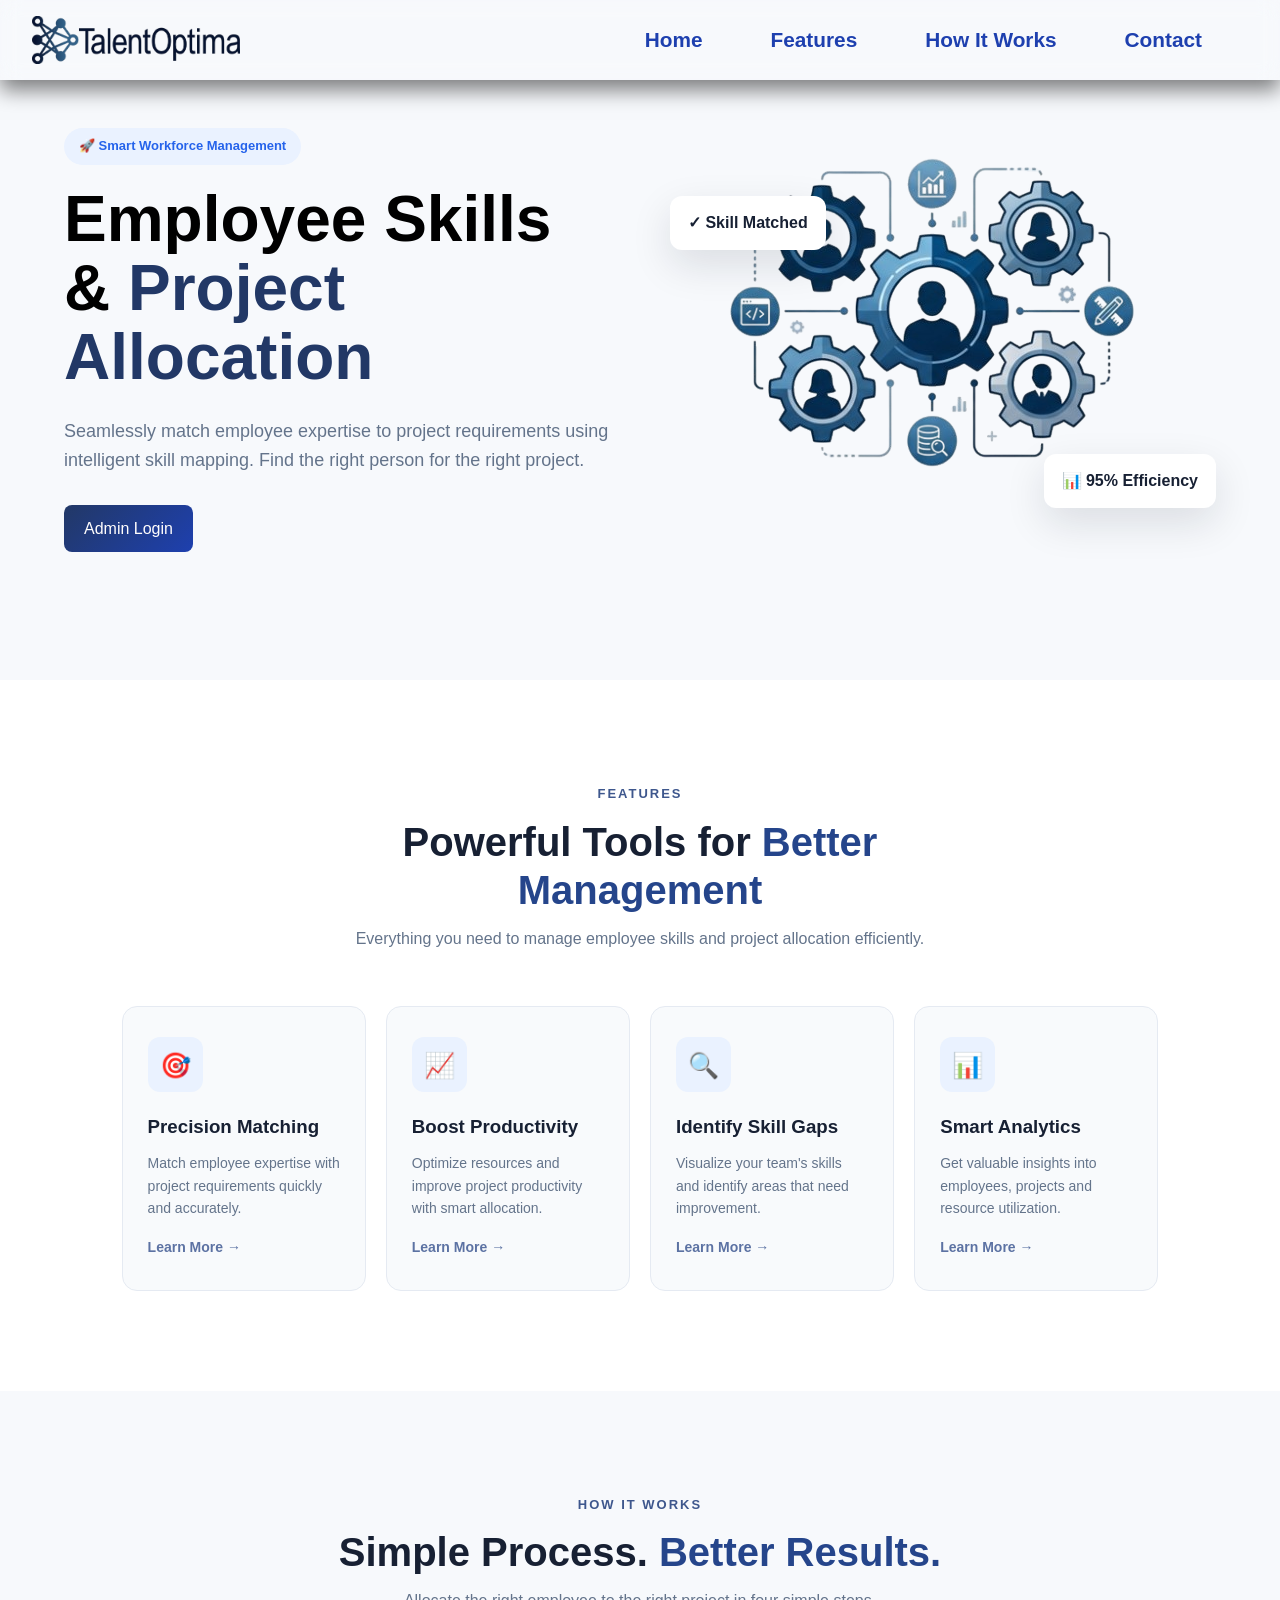
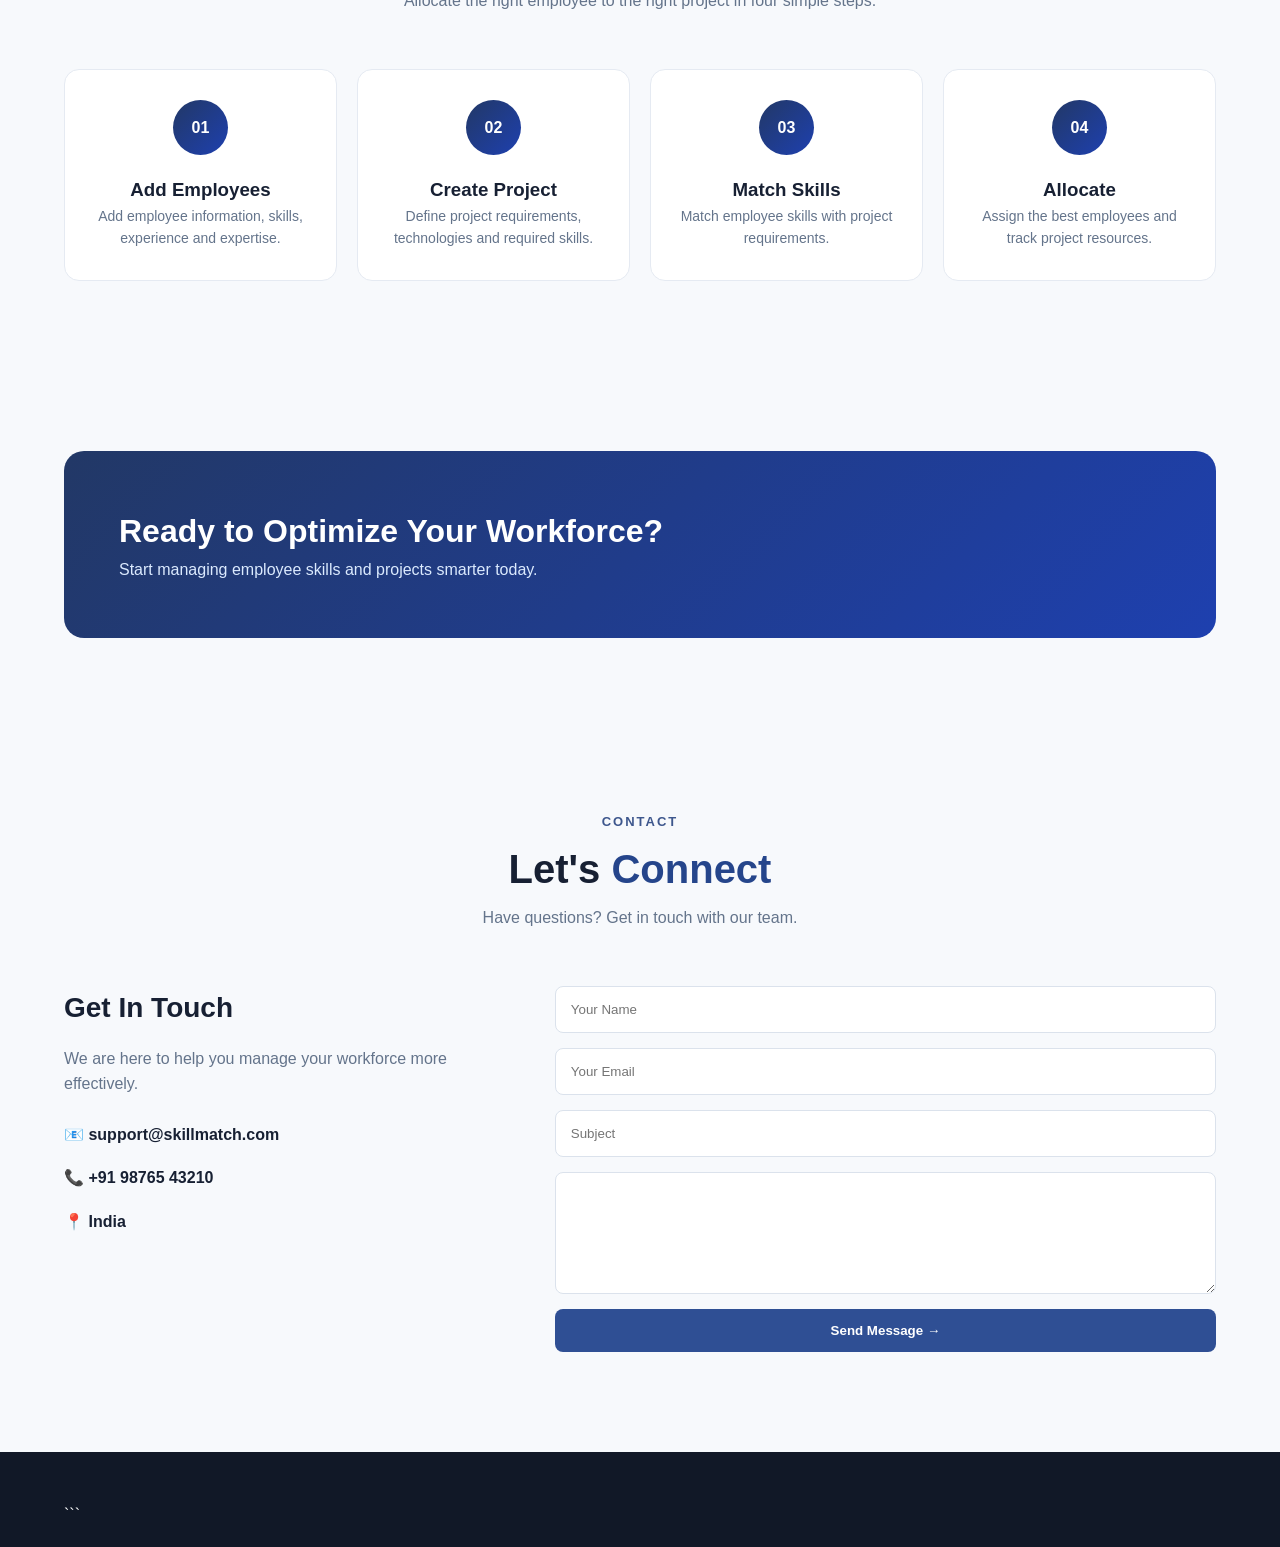
<file: index.html>
<!DOCTYPE html>
<html lang="en">

<head>
    <meta charset="UTF-8">
    <meta name="viewport" content="width=device-width, initial-scale=1.0">

    <title>Employee Skills & Project Allocation</title>

    <style>
        /* RESET  */

        * {
            margin: 0;
            padding: 0;
            box-sizing: border-box;
            scroll-behavior: smooth;
        }

        body {
            font-family: Arial, Helvetica, sans-serif;
            background: #f7f9fc;
            color: #172033;
            line-height: 1.6;
        }

        a {
            text-decoration: none;
            color: inherit;
        }


        /* NAVBAR  */

        .navbar {
            padding: 1.75rem 6%;
            display: flex;
            justify-content: center;
            align-items: center;
            height: 80px;
            width: 100%;
            position: fixed;
            top: 0;
            padding: 0;
            background: transparent;
            box-shadow: 0 10px 20px rgba(0, 0, 0, 0.5);
            backdrop-filter: blur(10px);
            z-index: 999;
            transition: all 0.3s ease;
            font-family: 'Ubuntu', sans-serif;

        }

        .navbar-container {
            display: flex;
            align-items: center;
            justify-content: space-between;
            width: 100%;
            padding: 0 2rem;
            max-width: 1600px;
        }

        .navbar-logo {
            display: inline-flex;
            align-items: center;
            height: 50px;
            text-decoration: none;
            cursor: pointer;
        }

        .navbar-logo img {
            display: block;
            width: auto;
            height: 48px;
            max-width: min(52vw, 220px);
            object-fit: contain;
        }

        .navbar-manu {
            display: flex;
            text-align: center;
            gap: 1.5rem;
            list-style: none;
        }

        .navbar-manu a {
            text-decoration: none;
            color:#1e40af;
            font-size: 1.3rem;
            font-weight: 800;
            padding: 3px 20px;
            border-radius: 20px;
            border: 2px solid transparent;
            transition: all 0.7s ease;
            white-space: nowrap;
        }

        .navbar-manu a:hover {
            color: #3346f1;
        }

        .navbar-toggle {
            display: none;
            background: transparent;
            padding: 10px;
            border: none;
            cursor: pointer;
        }

        .bar {
            display: block;
            width: 25px;
            height: 3px;
            margin: 5px auto;
            background: rgb(51, 51, 78);
            transition: all 0.3s ease-in-out;
        }

        .btn {
            padding: 11px 20px;
             background: linear-gradient(135deg,
                    #223866,
                    #1e40af);
            color: rgb(255, 253, 253) !important;
            border-radius: 8px;
            cursor: pointer;
        }

        .btn:hover {
            background: #1d4ed8;
        }


        /* HERO  */

        .hero {
            width: 90%;
            max-width: 1200px;
            min-height: 680px;
            margin: auto;

            display: grid;
            grid-template-columns: 1fr 1fr;
            align-items: center;

            gap: 60px;
            padding: 80px 0;
        }

        .hero-badge {
            display: inline-block;

            padding: 8px 15px;
            margin-bottom: 20px;

            background: #eaf2ff;
            color: #2563eb;

            border-radius: 30px;

            font-size: 13px;
            font-weight: 700;
        }

        .hero h1 {
            font-size: clamp(42px, 5vw, 65px);
            line-height: 1.08;
            color: #000000;

            margin-bottom: 25px;
        }

        .hero h1 span {
            color: #223866;
        }

        .hero p {
            max-width: 580px;

            font-size: 18px;
            color: #64748b;

            margin-bottom: 30px;
        }

        .hero-buttons {
            display: flex;
            gap: 15px;
        }

        .primary-btn,
        .secondary-btn {
            display: inline-block;

            padding: 14px 24px;

            border-radius: 8px;

            font-weight: 700;

            transition: 0.3s;
        }

        .primary-btn {
            background: #2f4f94;
            color: white;
        }

        .primary-btn:hover {
            background: #1d4ed8;
            transform: translateY(-3px);
        }

        .secondary-btn {
            border: 1px solid #dbe2ec;
            background: white;
            color: #334155;
        }

        .secondary-btn:hover {
            color: #2563eb;
            border-color: #2563eb;
        }


        /* HERO IMAGE  */

        .hero-image {
            position: relative;
            text-align: center;
        }

        .hero-image img {
            width: 100%;
            max-width: 530px;

            animation: floating 4s ease-in-out infinite;
        }

        @keyframes floating {

            0%,
            100% {
                transform: translateY(0);
            }

            50% {
                transform: translateY(-15px);
            }
        }

        .floating-card {
            position: absolute;

            background: white;

            padding: 14px 18px;

            border-radius: 12px;

            box-shadow: 0 15px 40px rgba(15, 23, 42, 0.12);

            font-weight: 700;
            z-index: 2;
        }

        .card-one {
            top: 20%;
            left: 0;
        }

        .card-two {
            right: 0;
            bottom: 15%;
        }


        /* COMMON SECTION  */

        .section {
            width: 90%;
            max-width: 1200px;

            margin: auto;

            padding: 100px 0;
        }

        .section-heading {
            max-width: 700px;

            margin: 0 auto 55px;

            text-align: center;
        }

        .section-heading span {
            color: #3e578d;

            font-size: 13px;
            font-weight: 800;

            letter-spacing: 2px;
        }

        .section-heading h2 {
            margin: 12px 0;

            font-size: 40px;
            line-height: 1.2;
        }

        .section-heading strong {
            color: #25458b;
        }

        .section-heading p {
            color: #64748b;
        }


        /* FEATURES  */

        #features {
            width: 100%;
            background: white;
        }

        .feature-grid {
            width: 90%;
            max-width: 1200px;

            margin: auto;

            display: grid;
            grid-template-columns: repeat(4, 1fr);

            gap: 20px;
        }

        .feature-card {
            padding: 30px 25px;

            background: #f8fafc;

            border: 1px solid #e5eaf2;
            border-radius: 15px;

            transition: 0.35s;
        }

        .feature-card:hover {
            transform: translateY(-10px);

            background: white;

            box-shadow: 0 20px 40px rgba(15, 23, 42, 0.1);

            border-color: #cbdcff;
        }

        .feature-icon {
            width: 55px;
            height: 55px;

            display: flex;
            align-items: center;
            justify-content: center;

            background: #eaf2ff;
            color: #223866;

            border-radius: 12px;

            font-size: 25px;

            margin-bottom: 20px;
        }

        .feature-card h3 {
            margin-bottom: 10px;
        }

        .feature-card p {
            color: #64748b;
            font-size: 14px;
            margin-bottom: 15px;
        }

        .feature-card a {
            color: #5c72a3;
            font-weight: 700;
            font-size: 14px;
        }


        /* HOW IT WORKS  */

        .how-section {
            background: transparent;
        }

        .steps {
            display: grid;

            grid-template-columns: repeat(4, 1fr);

            gap: 20px;
        }

        .step {
            padding: 30px 22px;

            background: white;

            border: 1px solid #e5eaf2;

            border-radius: 15px;

            text-align: center;

            transition: 0.3s;
        }

        .step:hover {
            transform: translateY(-7px);

            box-shadow: 0 15px 35px rgba(15, 23, 42, 0.08);
        }

        .step-number {
            width: 55px;
            height: 55px;

            margin: 0 auto 20px;

            display: flex;
            align-items: center;
            justify-content: center;

             background: linear-gradient(135deg,
                    #223866,
                    #1e40af);
            color: white;

            border-radius: 50%;

            font-weight: 800;
        }

        .step p {
            color: #64748b;
            font-size: 14px;
        }


        /* CTA  */

        .cta {
            width: 90%;
            max-width: 1200px;

            margin: 70px auto;

            padding: 55px;

            border-radius: 20px;

            background: linear-gradient(135deg,
                    #223866,
                    #1e40af);

            color: white;

            display: flex;

            align-items: center;
            justify-content: space-between;

            gap: 30px;
        }

        .cta h2 {
            font-size: 32px;
        }

        .cta p {
            color: #dbeafe;
        }

        .cta .primary-btn {
            background: white;
            color: #2563eb;
        }


        /* CONTACT  */

        .contact-container {
            display: grid;

            grid-template-columns: 0.8fr 1.2fr;

            gap: 50px;
        }

        .contact-info h3 {
            font-size: 28px;
            margin-bottom: 15px;
        }

        .contact-info p {
            color: #64748b;
            margin-bottom: 25px;
        }

        .contact-item {
            margin: 18px 0;
            font-weight: 600;
        }

        .contact-form {
            display: grid;
            gap: 15px;
        }

        .contact-form input,
        .contact-form textarea {
            width: 100%;

            padding: 15px;

            border: 1px solid #dbe2ec;

            border-radius: 8px;

            outline: none;

            font-family: inherit;
        }

        .contact-form input:focus,
        .contact-form textarea:focus {
            border-color: #2563eb;
        }

        .contact-form button {
            border: none;
            cursor: pointer;
        }


        /* FOOTER  */

        footer {
            background: #111827;
            color: white;

            padding: 50px 5% 20px;
        }

        .footer-container {
            max-width: 1200px;

            margin: auto;

            display: flex;

            justify-content: space-between;

            gap: 40px;
        }

        .footer-container h3 {
            color: #60a5fa;
            margin-bottom: 10px;
        }

        .footer-container p {
            color: #9ca3af;
            max-width: 350px;
        }

        .footer-links {
            display: flex;
            gap: 25px;
        }

        .footer-links a {
            color: #d1d5db;
        }

        .footer-links a:hover {
            color: #60a5fa;
        }

        .copyright {
            text-align: center;

            border-top: 1px solid #374151;

            margin-top: 40px;
            padding-top: 20px;

            color: #9ca3af;
        }


        /* ==================================================
           LOGIN POPUP
           IMPORTANT PART ========================= */

        .login-menu {
            position: fixed;

            top: 0;
            left: 0;

            width: 100%;
            height: 100vh;

            background: rgba(15, 23, 42, 0.65);
            backdrop-filter: blur(5px);
            -webkit-backdrop-filter: blur(5px);

            display: flex;

            align-items: center;
            justify-content: center;

            padding: 20px;

            z-index: 9999;

            /* Hidden by default */
            opacity: 0;
            visibility: hidden;

            transition: 0.3s;
        }


        /* When JS adds is-open */

        .login-menu.is-open {
            opacity: 1;
            visibility: visible;
        }


        /* LOGIN CARD */

        .login-card {
            position: relative;
            width: min(100%, 480px);
            padding: clamp(1.5rem, 4vw, 2.5rem);
            background: var(--surface, #fff);
            border: 1px solid rgba(255, 255, 255, 0.75);
            border-radius: 20px;
            box-shadow: 0 22px 55px rgba(36, 75, 108, 0.16);
            transform: scale(0.96);
            transition: transform 0.35s ease;
        }


        .login-menu.is-open .login-card {
            transform: translateY(0) scale(1);
        }


        /* CLOSE BUTTON */

        .close {
            position: absolute;

            top: 15px;
            right: 20px;

            width: 35px;
            height: 35px;

            display: flex;

            align-items: center;
            justify-content: center;

            border-radius: 50%;

            background: #f1f5f9;

            color: #334155;

            font-size: 25px;

            cursor: pointer;

            transition: 0.3s;
        }

        .close:hover {
            background: #fee2e2;
            color: #dc2626;
        }


        .welcome-message h2 {
            font-size: 28px;
            margin-bottom: 5px;
        }

        .welcome-message p {
            color: #64748b;
            margin-bottom: 25px;
        }


        .login-credential label {
            display: block;

            font-weight: 600;

            margin: 15px 0 7px;
        }

        .login-credential input {
            width: 100%;

            padding: 13px;

            border: 1px solid #dbe2ec;

            border-radius: 8px;

            outline: none;

            font-size: 15px;
        }

        .login-credential input:focus {
            border-color: #2563eb;

            box-shadow: 0 0 0 3px #eaf2ff;
        }


        .forget-password {
            display: flex;

            align-items: center;
            justify-content: space-between;

            margin: 18px 0;

            font-size: 14px;
        }

        .remember {
            display: flex;
            align-items: center;
            gap: 7px;
        }

        .forget-password a {
            color: #2563eb;
        }


        .login-button {
            width: 100%;

            padding: 14px;

            border: none;

            background: #2563eb;

            color: white;

            border-radius: 8px;

            font-size: 15px;

            font-weight: 700;

            cursor: pointer;

            transition: 0.3s;
        }

        .login-button:hover {
            background: #1d4ed8;
        }


        /* MOBILE  */

        .navbar-toggle {
            display: none;

            border: none;
            background: transparent;

            cursor: pointer;
        }

        .navbar-toggle .bar {
            display: block;

            width: 25px;
            height: 3px;

            margin: 5px;

            background: #172033;

            border-radius: 5px;
        }


        @media (max-width: 950px) {

            .hero {
                grid-template-columns: 1fr;
                text-align: center;
            }

            .hero p {
                margin-left: auto;
                margin-right: auto;
            }

            .hero-buttons {
                justify-content: center;
            }

            .hero-image {
                order: -1;
            }

            .feature-grid {
                grid-template-columns: repeat(2, 1fr);
            }

            .steps {
                grid-template-columns: repeat(2, 1fr);
            }

            .contact-container {
                grid-template-columns: 1fr;
            }

            .cta {
                flex-direction: column;
                text-align: center;
            }
        }


        @media (max-width: 700px) {

            .navbar-toggle {
                display: block;
            }

            .navbar-manu {
                position: absolute;

                top: 75px;
                left: 0;

                width: 100%;

                background: white;

                display: none;

                flex-direction: column;

                padding: 25px;

                gap: 20px;

                border-bottom: 1px solid #e5e7eb;
            }

            .navbar-manu.active {
                display: flex;
            }

            .feature-grid,
            .steps {
                grid-template-columns: 1fr;
            }

            .hero h1 {
                font-size: 42px;
            }

            .cta {
                padding: 35px 25px;
            }

            .footer-container {
                flex-direction: column;
            }

            .footer-links {
                flex-direction: column;
                gap: 12px;
            }

        }
    </style>
</head>


<body>
    <nav class="navbar">

        <div class="navbar-container">

            <a href="#home" class="navbar-logo">

                <img src="logo.webp" alt="Logo">


            </a>


            <button class="navbar-toggle">

                <span class="bar"></span>
                <span class="bar"></span>
                <span class="bar"></span>

            </button>


            <ul class="navbar-manu">

                <li>
                    <a href="#home">Home</a>
                </li>

                <li>
                    <a href="#features">Features</a>
                </li>

                <li>
                    <a href="#how-it-works">How It Works</a>
                </li>

                <li>
                    <a href="#contact">Contact</a>
                </li>

                <li>

                </li>

            </ul>

        </div>

    </nav>


    <!-- =========================
         HOME
    ========================= -->

    <section class="hero" id="home">

        <div>

            <div class="hero-badge">
                🚀 Smart Workforce Management
            </div>

            <h1>
                Employee Skills &
                <span>Project Allocation</span>
            </h1>

            <p>
                Seamlessly match employee expertise to project
                requirements using intelligent skill mapping.
                Find the right person for the right project.
            </p>


            <div class="hero-buttons">

                <a href="#login" class="btn">
                    Admin Login
                </a>


            </div>

        </div>


        <div class="hero-image">

            <div class="floating-card card-one">
                ✓ Skill Matched
            </div>

            <div class="floating-card card-two">
                📊 95% Efficiency
            </div>

            <img src="1.png" alt="Employee Project Allocation">

        </div>

    </section>


    <!-- =========================
         FEATURES
    ========================= -->

    <section id="features">

        <div class="section">

            <div class="section-heading">

                <span>FEATURES</span>

                <h2>
                    Powerful Tools for
                    <strong>Better Management</strong>
                </h2>

                <p>
                    Everything you need to manage employee
                    skills and project allocation efficiently.
                </p>

            </div>


            <div class="feature-grid">

                <div class="feature-card">

                    <div class="feature-icon">
                        🎯
                    </div>

                    <h3>Precision Matching</h3>

                    <p>
                        Match employee expertise with project
                        requirements quickly and accurately.
                    </p>

                    <a href="#">
                        Learn More →
                    </a>

                </div>


                <div class="feature-card">

                    <div class="feature-icon">
                        📈
                    </div>

                    <h3>Boost Productivity</h3>

                    <p>
                        Optimize resources and improve project
                        productivity with smart allocation.
                    </p>

                    <a href="#">
                        Learn More →
                    </a>

                </div>


                <div class="feature-card">

                    <div class="feature-icon">
                        🔍
                    </div>

                    <h3>Identify Skill Gaps</h3>

                    <p>
                        Visualize your team's skills and identify
                        areas that need improvement.
                    </p>

                    <a href="#">
                        Learn More →
                    </a>

                </div>


                <div class="feature-card">

                    <div class="feature-icon">
                        📊
                    </div>

                    <h3>Smart Analytics</h3>

                    <p>
                        Get valuable insights into employees,
                        projects and resource utilization.
                    </p>

                    <a href="#">
                        Learn More →
                    </a>

                </div>

            </div>

        </div>

    </section>


    <!-- =========================
         HOW IT WORKS
    ========================= -->

    <section class="how-section" id="how-it-works">

        <div class="section">

            <div class="section-heading">

                <span>HOW IT WORKS</span>

                <h2>
                    Simple Process.
                    <strong>Better Results.</strong>
                </h2>

                <p>
                    Allocate the right employee to the right
                    project in four simple steps.
                </p>

            </div>


            <div class="steps">

                <div class="step">

                    <div class="step-number">
                        01
                    </div>

                    <h3>Add Employees</h3>

                    <p>
                        Add employee information, skills,
                        experience and expertise.
                    </p>

                </div>


                <div class="step">

                    <div class="step-number">
                        02
                    </div>

                    <h3>Create Project</h3>

                    <p>
                        Define project requirements,
                        technologies and required skills.
                    </p>

                </div>


                <div class="step">

                    <div class="step-number">
                        03
                    </div>

                    <h3>Match Skills</h3>

                    <p>
                        Match employee skills with
                        project requirements.
                    </p>

                </div>


                <div class="step">

                    <div class="step-number">
                        04
                    </div>

                    <h3>Allocate</h3>

                    <p>
                        Assign the best employees and
                        track project resources.
                    </p>

                </div>

            </div>

        </div>

    </section>


    <!-- =========================
         CTA
    ========================= -->

    <section class="cta">

        <div>

            <h2>
                Ready to Optimize Your Workforce?
            </h2>

            <p>
                Start managing employee skills and projects
                smarter today.
            </p>

        </div>

    </section>


    <!-- =========================
         CONTACT
    ========================= -->

    <section class="section" id="contact">

        <div class="section-heading">

            <span>CONTACT</span>

            <h2>
                Let's <strong>Connect</strong>
            </h2>

            <p>
                Have questions? Get in touch with our team.
            </p>

        </div>


        <div class="contact-container">

            <div class="contact-info">

                <h3>Get In Touch</h3>

                <p>
                    We are here to help you manage your
                    workforce more effectively.
                </p>

                <div class="contact-item">
                    📧 support@skillmatch.com
                </div>

                <div class="contact-item">
                    📞 +91 98765 43210
                </div>

                <div class="contact-item">
                    📍 India
                </div>

            </div>


            <form class="contact-form">

                <input type="text" placeholder="Your Name" required>

                <input type="email" placeholder="Your Email" required>

                <input type="text" placeholder="Subject" required>

                <textarea rows="6" placeholder="Your Message" required>
                </textarea>

                <button type="submit" class="primary-btn">

                    Send Message →

                </button>

            </form>

        </div>

    </section>

    <div class="login-menu" role="dialog" aria-modal="true" aria-labelledby="loginTitle">
        <div class="login-card">
            <button class="close" type="button" aria-label="Close login">&times;</button>

            <div class="welcome-message">
                <h2 id="loginTitle">Admin Login</h2>
                <p>Sign in to manage employees and projects.</p>
            </div>

            <div class="login-credential">
                <label for="email">Email</label>
                <input id="email" type="email" autocomplete="username" placeholder="admin@example.com">

                <label for="password">Password</label>
                <input id="password" type="password" autocomplete="current-password" placeholder="Enter your password">
            </div>

            <div class="forget-password">
                <label class="remember">
                    <input type="checkbox">
                    Remember me
                </label>
            </div>

            <button id="loginButton" class="login-button" type="button">Log In</button>
        </div>
    </div>

    <!-- =========================
         FOOTER
    ========================= -->

    <footer>



    <!-- =========================
         JAVASCRIPT
    ========================= -->

    <script>

        /* LOGIN POPUP  */

        const adminLogin =
            document.querySelector(".btn");

        const loginMenu =
            document.querySelector(".login-menu");

        const closeLogin =
            document.querySelector(".close");

        const loginButton =
            document.querySelector("#loginButton");

        const email =
            document.querySelector("#email");

        const password =
            document.querySelector("#password");


        /* OPEN LOGIN */

        adminLogin.addEventListener("click", function (event) {

            event.preventDefault();

            loginMenu.classList.add("is-open");

            document.body.style.overflow = "hidden";

        });


        /* CLOSE LOGIN */

        closeLogin.addEventListener("click", function (event) {

            event.preventDefault();

            loginMenu.classList.remove("is-open");

            document.body.style.overflow = "auto";

        });


        /* CLOSE WHEN CLICK OUTSIDE */

        loginMenu.addEventListener("click", function (event) {

            if (event.target === loginMenu) {

                loginMenu.classList.remove("is-open");

                document.body.style.overflow = "auto";

            }

        });


        /* LOGIN */

        loginButton.addEventListener("click", function () {

            const emailValue =
                email.value.trim();

            const passwordValue =
                password.value.trim();


            if (
                emailValue === "" ||
                passwordValue === ""
            ) {

                alert(
                    "Please enter email and password."
                );

                return;
            }


            /* TEMPORARY LOGIN */

            if (
                emailValue === "admin@gmail.com" &&
                passwordValue === "admin123"
            ) {

                window.location.href =
                    "dashboard.html";

            } else {

                alert(
                    "Invalid email or password."
                );

            }

        });


        /* MOBILE NAVBAR  */

        const navbarToggle =
            document.querySelector(".navbar-toggle");

        const navbarMenu =
            document.querySelector(".navbar-manu");


        navbarToggle.addEventListener("click", function () {

            const isOpen =
                navbarToggle.classList.toggle("active");

            navbarMenu.classList.toggle(
                "active",
                isOpen
            );

            navbarToggle.setAttribute(
                "aria-expanded",
                String(isOpen)
            );

        });


        /* CLOSE MOBILE MENU AFTER CLICK */

        document.querySelectorAll(".navbar-manu a")
            .forEach(function (link) {

                link.addEventListener("click", function () {

                    navbarMenu.classList.remove("active");

                    navbarToggle.classList.remove("active");

                    navbarToggle.setAttribute(
                        "aria-expanded",
                        "false"
                    );

                });

            });

    </script>

</body>

</html>
```
</file>
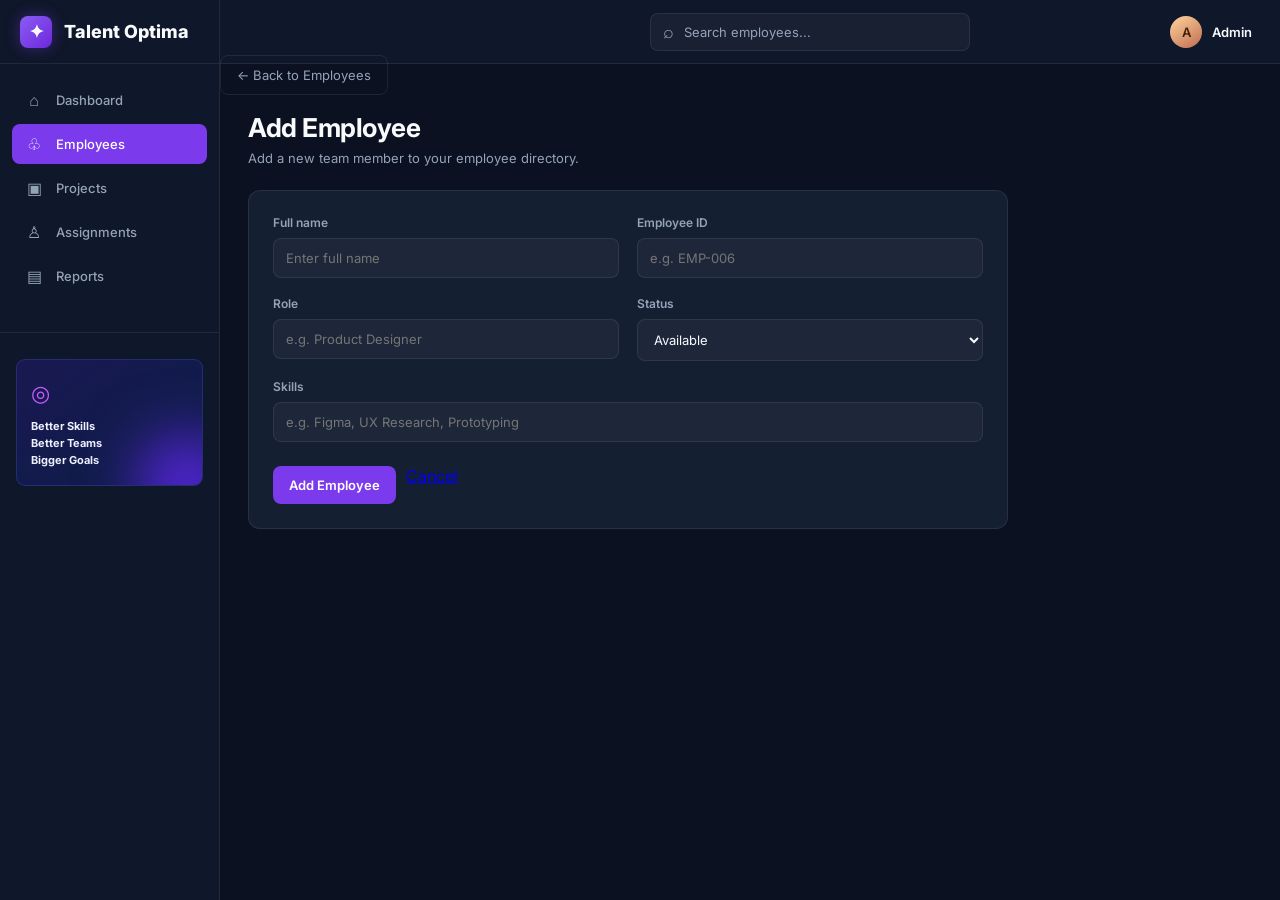
<file: add-employee.html>
<!DOCTYPE html>
<html lang="en">
<head>
  <meta charset="UTF-8">
  <meta name="viewport" content="width=device-width, initial-scale=1.0">
  <title>SkillAssign - Add Employee</title>
  <link rel="preconnect" href="https://fonts.googleapis.com">
  <link rel="preconnect" href="https://fonts.gstatic.com" crossorigin>
  <link href="https://fonts.googleapis.com/css2?family=Inter:wght@400;500;600;700;800&display=swap" rel="stylesheet">
  <link rel="stylesheet" href="module-pages.css">
  <style>
    .sidebar-bottom {
  margin-top: auto;
  padding: 16px;
  border-top: 1px solid var(--border);
  margin-top: 20px;
}

.goal-card {
  position: relative;
  min-height: 125px;
  margin-top: 10px;
  padding: 16px 14px;
  overflow: hidden;
  border: 1px solid rgba(100, 111, 255, .22);
  border-radius: 9px;
  background: linear-gradient(145deg, rgba(28, 25, 89, .85), rgba(12, 30, 72, .95));
  color: #eef1ff;
  font-size: 11px;
  line-height: 1.55;
}

.goal-icon {
  color: #c85aff;
  font-size: 22px;
  margin-bottom: 8px;
}

.goal-glow {
  position: absolute;
  width: 100px;
  height: 100px;
  right: -35px;
  bottom: -50px;
  border-radius: 50%;
  background: #5725dc;
  filter: blur(30px);
}

    .form-panel {
      max-width: 760px;
      padding: 24px;
    }
    .employee-form {
      display: grid;
      grid-template-columns: repeat(2, 1fr);
      gap: 18px;
    }
    .form-field {
      display: flex;
      flex-direction: column;
      gap: 8px;
    }
    .full-width {
      grid-column: 1 / -1;
    }
    .form-field label {
      color: var(--muted);
      font-size: 12px;
      font-weight: 600;
    }
    .form-field input,
    .form-field select {
      width: 100%;
      padding: 11px 12px;
      border: 1px solid var(--border);
      border-radius: 8px;
      outline: 0;
      color: var(--text);
      background: rgba(255, 255, 255, .04);
      font-size: 13px;
    }
    .form-field input:focus,
    .form-field select:focus {
      border-color: var(--purple);
    }
    .form-actions {
      display: flex;
      gap: 10px;
      margin-top: 6px;
    }
    .back-btn {
      padding: 11px 16px;
      border: 1px solid var(--border);
      border-radius: 8px;
      color: var(--muted);
      font-size: 13px;
      text-decoration: none;
    }
    .secondary-btn:hover {
      color: var(--text);
      background: rgba(255, 255, 255, .05);
    }
    @media (max-width: 650px) {
      .employee-form {
        grid-template-columns: 1fr;
      }
      .form-field.full-width {
        grid-column: auto;
      }
    }
  </style>
</head>
<body>
  <div class="app">
    <aside class="sidebar">
      <div class="brand"><div class="brand-logo">✦</div><span>Talent Optima</span></div>
      <nav class="nav">
        <button class="nav-item" data-page="Dashboard"><span class="nav-icon">⌂</span><span>Dashboard</span></button>
        <button class="nav-item active" data-page="Employees"><span class="nav-icon">♧</span><span>Employees</span></button>
        <button class="nav-item" data-page="Projects"><span class="nav-icon">▣</span><span>Projects</span></button>
        <button class="nav-item" data-page="Assignments"><span class="nav-icon">♙</span><span>Assignments</span></button>
        <button class="nav-item" data-page="Reports"><span class="nav-icon">▤</span><span>Reports</span></button>
      </nav>
      <div class="sidebar-bottom">
        <div class="goal-card">
          <div class="goal-icon">◎</div>
          <strong>Better Skills<br>Better Teams<br>Bigger Goals</strong>
          <div class="goal-glow"></div>
        </div>
      </div>
      
    </aside>
    <main class="main">
      <header class="topbar">
        <div class="search-box"><span>⌕</span><input type="search" placeholder="Search employees..."></div>
        <div class="admin"><div class="avatar">A</div><span>Admin</span></div>
      </header>
      <a class="back-btn" href="employee.html">← Back to Employees</a>
      <div class="content">
        <div class="page-heading">
          <div><h1 id="formTitle">Add Employee</h1><p id="formDescription">Add a new team member to your employee directory.</p></div>
          
        </div>
        
        <section class="panel form-panel">
          <form class="employee-form" id="employeeForm">
            <div class="form-field">
              <label for="employeeName">Full name</label>
              <input id="employeeName" name="name" type="text" placeholder="Enter full name" required>
            </div>
            <div class="form-field">
              <label for="employeeId">Employee ID</label>
              <input id="employeeId" name="id" type="text" placeholder="e.g. EMP-006" required>
            </div>
            <div class="form-field">
              <label for="employeeRole">Role</label>
              <input id="employeeRole" name="role" type="text" placeholder="e.g. Product Designer" required>
            </div>
            <div class="form-field">
              <label for="employeeStatus">Status</label>
              <select id="employeeStatus" name="status">
                <option>Available</option>
                <option>Allocated</option>
                <option>Bench</option>
              </select>
            </div>
            <div class="form-field full-width">
              <label for="employeeSkills">Skills</label>
              <input id="employeeSkills" name="skills" type="text" placeholder="e.g. Figma, UX Research, Prototyping" required>
            </div>
            <div class="form-actions full-width">
              <button class="primary-btn" id="submitButton" type="submit">Add Employee</button>
              <a class="secondary-btn" href="employee.html">Cancel</a>
            </div>
          </form>
        </section>
      </div>
    </main>
  </div>
  <script src="navigation.js"></script>
  <script src="employee-data.js"></script>
  <script>
    const employeeForm = document.getElementById("employeeForm");
    const editingId = new URLSearchParams(window.location.search).get("id");
    let employeeBeingEdited = null;

    if (editingId) {
      try {
        employeeBeingEdited = SkillAssignEmployeeStore.getAll().find(employee => employee.id === editingId);
        if (!employeeBeingEdited) throw new Error("The employee you selected no longer exists.");

        employeeForm.elements.id.value = employeeBeingEdited.id;
        employeeForm.elements.id.readOnly = true;
        employeeForm.elements.name.value = employeeBeingEdited.name;
        employeeForm.elements.role.value = employeeBeingEdited.role;
        employeeForm.elements.status.value = employeeBeingEdited.status || "Available";
        employeeForm.elements.skills.value = (employeeBeingEdited.skills || []).join(", ");
        document.getElementById("formTitle").textContent = "Edit Employee";
        document.getElementById("formDescription").textContent = "Update this team member's information.";
        document.getElementById("submitButton").textContent = "Save Changes";
        document.title = "SkillAssign - Edit Employee";
      } catch (error) {
        alert(`Unable to load employee: ${error.message}`);
        window.location.href = "employee.html";
      }
    }

    employeeForm.addEventListener("submit", event => {
      event.preventDefault();
      const form = event.currentTarget;
      const employee = {
        id: form.elements.id.value.trim(),
        name: form.elements.name.value.trim(),
        role: form.elements.role.value.trim(),
        status: form.elements.status.value,
        skills: form.elements.skills.value.split(",").map(skill => skill.trim()).filter(Boolean)
      };

      try {
        const employees = SkillAssignEmployeeStore.getAll();
        if (employeeBeingEdited) {
          const employeeIndex = employees.findIndex(existing => existing.id === employeeBeingEdited.id);
          if (employeeIndex < 0) throw new Error("The employee you are editing no longer exists.");
          employees[employeeIndex] = { ...employees[employeeIndex], ...employee };
          SkillAssignEmployeeStore.save(employees);
          alert("Employee updated successfully.");
        } else if (employees.some(existing => existing.id.toLowerCase() === employee.id.toLowerCase())) {
          form.elements.id.setCustomValidity("This employee ID is already in use.");
          form.elements.id.reportValidity();
          form.elements.id.addEventListener("input", () => form.elements.id.setCustomValidity(""), { once: true });
          return;
        } else {
          SkillAssignEmployeeStore.save([...employees, employee]);
          alert("Employee added successfully.");
        }
        window.location.href = "employee.html";
      } catch (error) {
        alert(`Unable to save employee: ${error.message}`);
      }
    });
  </script>
</body>
</html>
</file>
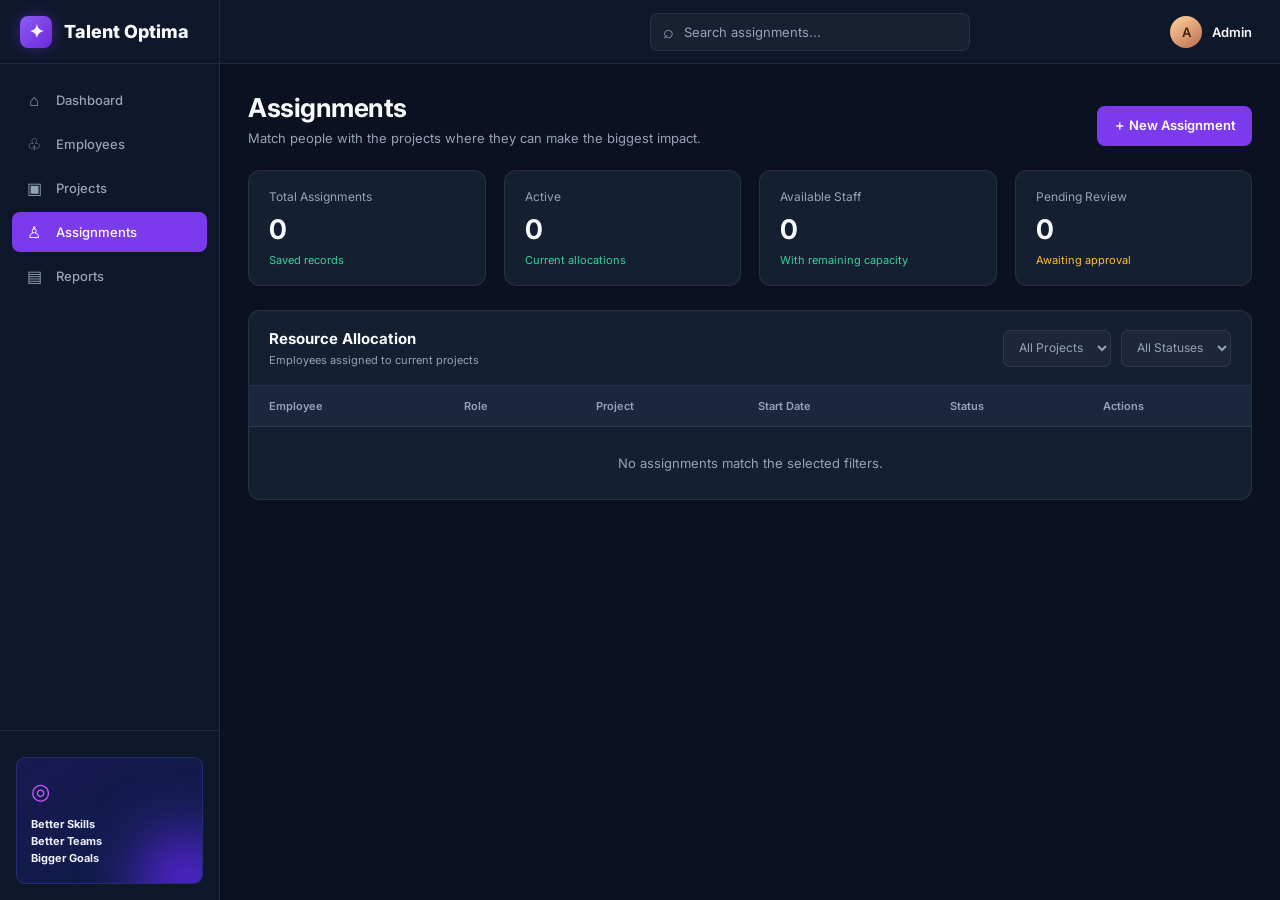
<file: assignments.html>
<!DOCTYPE html>
<html lang="en">
<head>
  <meta charset="UTF-8"><meta name="viewport" content="width=device-width, initial-scale=1.0">
  <title>SkillAssign - Assignments</title><link rel="preconnect" href="https://fonts.googleapis.com"><link rel="preconnect" href="https://fonts.gstatic.com" crossorigin><link href="https://fonts.googleapis.com/css2?family=Inter:wght@400;500;600;700;800&display=swap" rel="stylesheet"><link rel="stylesheet" href="module-pages.css">
  <style>
    .assignment-modal, .assignment-details { position: fixed; inset: 0; z-index: 20; display: grid; place-items: center; padding: 20px; background: rgba(3,7,18,.76); backdrop-filter: blur(5px); }
    .assignment-modal[hidden], .assignment-details[hidden] { display: none; }
    .assignment-dialog { width: min(560px,100%); max-height: 90vh; overflow-y: auto; padding: 24px; border: 1px solid var(--border); border-radius: 12px; background: var(--card); box-shadow: 0 24px 80px rgba(0,0,0,.45); }
    .assignment-dialog.details { width: min(620px,100%); }
    .assignment-heading { display: flex; justify-content: space-between; gap: 16px; margin-bottom: 20px; }
    .assignment-heading h2 { font-size: 19px; }
    .assignment-heading p { margin-top: 6px; color: var(--muted); font-size: 12px; }
    .assignment-close { color: var(--muted); background: transparent; font-size: 23px; }
    .assignment-form { display: grid; grid-template-columns: repeat(2,minmax(0,1fr)); gap: 15px; }
    .assignment-field { display: flex; flex-direction: column; gap: 7px; }
    .assignment-field.full, .assignment-actions { grid-column: 1 / -1; }
    .assignment-field label { color: var(--muted); font-size: 12px; font-weight: 600; }
    .assignment-field input, .assignment-field select { min-height: 40px; padding: 10px 11px; border: 1px solid var(--border); border-radius: 8px; outline: 0; color: var(--text); background: #111a2b; font-size: 13px; caret-color: auto; }
    .assignment-field input:focus, .assignment-field select:focus { border-color: var(--purple); }
    .assignment-field select option { color: var(--text); background: var(--card); }
    .assignment-field input[readonly] { color: var(--cyan); }
    .employee-picker { display: grid; gap: 8px; max-height: 210px; overflow-y: auto; padding: 10px; border: 1px solid var(--border); border-radius: 8px; background: rgba(255,255,255,.025); }
    .employee-choice { display: grid; grid-template-columns: auto minmax(0,1fr) auto; align-items: center; gap: 10px; padding: 8px; border-radius: 7px; color: #e2e8f0; font-size: 12px; }
    .employee-choice:hover { background: rgba(255,255,255,.04); }
    .employee-choice input { width: 16px; min-height: auto; accent-color: var(--purple); }
    .employee-choice small { color: var(--muted); font-size: 10px; }
    .selected-employee-card { display: grid; grid-template-columns: minmax(0,1fr) repeat(3,minmax(100px,.45fr)); gap: 10px; align-items: end; padding: 12px; border: 1px solid var(--border); border-radius: 9px; background: rgba(255,255,255,.025); }
    .selected-employee-info { min-width: 0; align-self: center; }
    .selected-employee-info strong { display: block; font-size: 12px; }
    .selected-employee-info .list-meta { overflow-wrap: anywhere; }
    .selected-employee-info .assignment-skill-tags { margin-top: 6px; }
    .selected-employee-card .assignment-field label { font-size: 10px; }
    .selected-employee-card .assignment-field select, .selected-employee-card .assignment-field input { min-width: 0; padding: 8px; font-size: 11px; }
    .selected-employee-list { display: grid; gap: 9px; }
    .selected-employee-remove { justify-self: end; padding: 6px 9px; border: 1px solid var(--border); border-radius: 7px; color: var(--red); background: transparent; font-size: 10px; }
    .selected-employee-remove:hover { background: rgba(248,113,113,.08); }
    .assignment-project-summary { grid-column: 1 / -1; display: grid; gap: 6px; padding: 11px 12px; border: 1px solid var(--border); border-radius: 8px; background: rgba(255,255,255,.025); }
    .assignment-project-summary strong { font-size: 13px; }
    .assignment-project-summary span { color: var(--muted); font-size: 11px; }
    .assignment-info { min-height: 17px; color: var(--muted); font-size: 11px; }
    .assignment-info.warning { color: var(--orange); }
    .assignment-info.success { color: var(--green); }
    .assignment-skill-tags { display: flex; flex-wrap: wrap; gap: 5px; min-height: 28px; }
    .assignment-skill-tags .skill-tag { display: inline-flex; }
    .assignment-error { grid-column: 1 / -1; color: var(--red); font-size: 12px; }
    .assignment-actions { display: flex; justify-content: flex-end; gap: 10px; padding-top: 5px; }
    .assignment-cancel { padding: 10px 14px; border: 1px solid var(--border); border-radius: 8px; color: var(--muted); background: transparent; }
    .assignment-cancel:hover { color: var(--text); background: rgba(255,255,255,.05); }
    .assignment-close { color: var(--muted); background: transparent; font-size: 23px; }
    .assignment-row-actions { display: flex; flex-wrap: wrap; align-items: center; gap: 5px; }
    .assignment-row-actions button, .assignment-row-actions select { padding: 6px 8px; border: 1px solid var(--border); border-radius: 7px; color: var(--muted); background: rgba(255,255,255,.04); font-size: 10px; }
    .assignment-row-actions button:hover { color: var(--text); }
    .assignment-row-actions .cancel-action { color: var(--red); }
    .assignment-row-actions select option { color: var(--text); background: var(--card); }
    .assignment-notice { position: fixed; right: 24px; bottom: 24px; z-index: 30; max-width: min(400px,calc(100vw - 32px)); padding: 13px 16px; border: 1px solid rgba(52,211,153,.3); border-radius: 9px; color: var(--green); background: var(--card); box-shadow: 0 12px 35px rgba(0,0,0,.3); font-size: 13px; }
    .assignment-notice[hidden] { display: none; }
    .assignment-notice.error { color: var(--red); border-color: rgba(248,113,113,.35); }
    .detail-grid { display: grid; grid-template-columns: repeat(2,minmax(0,1fr)); gap: 14px; }
    .detail-label { color: var(--muted); font-size: 11px; }
    .detail-value { margin-top: 5px; overflow-wrap: anywhere; font-size: 13px; }
    @media (max-width: 760px) { .selected-employee-card { grid-template-columns: repeat(2,minmax(0,1fr)); } .selected-employee-info { grid-column: 1 / -1; } }
    @media (max-width: 650px) { .assignment-form { grid-template-columns: 1fr; } .assignment-field.full, .assignment-actions { grid-column: auto; } .selected-employee-card { grid-template-columns: 1fr; } .selected-employee-info { grid-column: auto; } }
  </style>
</head>
<body><div class="app"><aside class="sidebar"><div class="brand"><div class="brand-logo">✦</div><span>Talent Optima</span></div><nav class="nav">
  <button class="nav-item" data-page="Dashboard"><span class="nav-icon">⌂</span><span>Dashboard</span></button><button class="nav-item" data-page="Employees"><span class="nav-icon">♧</span><span>Employees</span></button><button class="nav-item" data-page="Projects"><span class="nav-icon">▣</span><span>Projects</span></button><button class="nav-item active" data-page="Assignments"><span class="nav-icon">♙</span><span>Assignments</span></button><button class="nav-item" data-page="Reports"><span class="nav-icon">▤</span><span>Reports</span></button>
</nav><div class="sidebar-bottom"><div class="goal-card"><div class="goal-icon">◎</div><strong>Better Skills<br>Better Teams<br>Bigger Goals</strong><div class="goal-glow"></div></div></div></aside><main class="main"><header class="topbar"><div class="search-box"><span>⌕</span><input id="searchInput" type="search" placeholder="Search assignments..."></div><div class="admin"><div class="avatar">A</div><span>Admin</span></div></header><div class="content">
  <div class="page-heading"><div><h1>Assignments</h1><p>Match people with the projects where they can make the biggest impact.</p></div><button class="primary-btn" id="newAssignment">＋ New Assignment</button></div>
  <section class="stats-grid"><div class="stat-card"><div class="stat-label">Total Assignments</div><div class="stat-value" id="totalAssignments">0</div><div class="stat-note">Saved records</div></div><div class="stat-card"><div class="stat-label">Active</div><div class="stat-value" id="activeAssignments">0</div><div class="stat-note">Current allocations</div></div><div class="stat-card"><div class="stat-label">Available Staff</div><div class="stat-value" id="availableStaff">0</div><div class="stat-note">With remaining capacity</div></div><div class="stat-card"><div class="stat-label">Pending Review</div><div class="stat-value" id="pendingAssignments">0</div><div class="stat-note" style="color:var(--orange)">Awaiting approval</div></div></section>
  <section class="panel"><div class="panel-heading"><div><h2>Resource Allocation</h2><p>Employees assigned to current projects</p></div><div class="filters"><select class="filter" id="assignmentProjectFilter"><option value="">All Projects</option></select><select class="filter" id="assignmentStatusFilter"><option value="">All Statuses</option><option>Pending</option><option>Active</option><option>Completed</option><option>Cancelled</option></select></div></div><div class="table-wrap"><table><thead><tr><th>Employee</th><th>Role</th><th>Project</th><th>Start Date</th><th>Status</th><th>Actions</th></tr></thead><tbody id="assignmentRows"></tbody></table></div></section>
</div></main></div>
<div class="assignment-modal" id="assignmentModal" hidden>
  <section class="assignment-dialog" role="dialog" aria-modal="true" aria-labelledby="assignmentTitle">
    <div class="assignment-heading"><div><h2 id="assignmentTitle">New Assignment</h2><p>Assign one or more employees to a saved project.</p></div><button class="assignment-close" type="button" data-close-assignment aria-label="Close dialog">×</button></div>
    <form class="assignment-form" id="assignmentForm" novalidate>
      <div class="assignment-field"><label for="assignmentId">First Assignment ID</label><input id="assignmentId" name="id" readonly></div>
      <div class="assignment-field"><label for="assignmentProject">Select Project *</label><select id="assignmentProject" name="projectId" required><option value="">Select a project</option></select></div>
      <div class="assignment-project-summary" id="assignmentProjectSummary"><strong>Select a project</strong><span>Project leader details will appear here.</span></div>
      <div class="assignment-field full"><label for="employeeSearch">Select Employees * <span>(choose multiple)</span></label><input id="employeeSearch" type="search" placeholder="Search employees by name, ID, or role"><div class="employee-picker" id="employeePicker"><span class="assignment-info">Select a project to see available employees.</span></div><div class="assignment-info">Check each employee you want to assign; you can select multiple people for this project.</div><div class="assignment-info" id="employeeSuggestion">Employees are ranked by skill match to the selected project.</div></div>
      <div class="assignment-field full"><label>Selected Employees &amp; Individual Assignments</label><div class="selected-employee-list" id="selectedEmployees"><span class="assignment-info">No employees selected.</span></div></div>
      <div class="assignment-field full"><label>Required Project Skills</label><div class="assignment-skill-tags" id="projectSkillsDisplay">—</div></div>
      <div class="assignment-field full"><label>Skill Match</label><div class="assignment-info" id="skillMatchDisplay">Select employees to compare skills.</div></div>
      <div class="assignment-field full"><label for="assignmentEnd">End Date</label><input id="assignmentEnd" name="endDate" type="date"></div>
      <div class="assignment-error" id="assignmentError" role="alert"></div>
      <div class="assignment-actions"><button class="assignment-cancel" type="button" data-close-assignment>Cancel</button><button class="primary-btn" type="submit">Assign Employees</button></div>
    </form>
  </section>
</div>
<div class="assignment-details" id="assignmentDetails" hidden>
  <section class="assignment-dialog details" role="dialog" aria-modal="true" aria-labelledby="assignmentDetailsTitle">
    <div class="assignment-heading"><div><h2 id="assignmentDetailsTitle">Assignment details</h2><p id="assignmentDetailsSubtitle"></p></div><button class="assignment-close" type="button" data-close-details aria-label="Close dialog">×</button></div>
    <div class="detail-grid" id="assignmentDetailsContent"></div>
    <div class="assignment-actions"><button class="assignment-cancel" type="button" data-close-details>Close</button></div>
  </section>
</div>
<div class="assignment-notice" id="assignmentNotice" role="status" hidden></div>
<script src="navigation.js"></script><script src="employee-data.js"></script><script>
  (() => {
    const projectKey = "skillAssignProjects";
    const assignmentKey = "skillAssignAssignments";
    const employeesKey = "skillAssignEmployees";
    const rows = document.getElementById("assignmentRows");
    const search = document.getElementById("searchInput");
    const projectFilter = document.getElementById("assignmentProjectFilter");
    const statusFilter = document.getElementById("assignmentStatusFilter");
    const assignmentModal = document.getElementById("assignmentModal");
    const detailsModal = document.getElementById("assignmentDetails");
    const assignmentForm = document.getElementById("assignmentForm");
    const assignmentProject = document.getElementById("assignmentProject");
    const employeePicker = document.getElementById("employeePicker");
    const employeeSearch = document.getElementById("employeeSearch");
    const notice = document.getElementById("assignmentNotice");
    let projects = [];
    let assignments = [];
    let employees = [];
    let editingId = null;
    let selectedEmployeeIds = new Set();
    let selectedAssignmentDetails = new Map();
    let noticeTimer;

    const element = id => document.getElementById(id);
    const isActive = assignment => assignment.status === "Active";

    function escapeHtml(value) {
      return String(value ?? "").replace(/[&<>"']/g, character => ({
        "&": "&amp;", "<": "&lt;", ">": "&gt;", '"': "&quot;", "'": "&#39;"
      })[character]);
    }

    function readArray(key, label) {
      const saved = localStorage.getItem(key);
      if (saved === null) return [];
      const records = JSON.parse(saved);
      if (!Array.isArray(records)) throw new Error(`Saved ${label} data is invalid.`);
      return records;
    }

    function refreshData() {
      projects = readArray(projectKey, "project");
      const savedAssignments = readArray(assignmentKey, "assignment");
      employees = SkillAssignEmployeeStore.getAll();
      if (projects.some(project => !project || !project.id || !project.name) ||
          employees.some(employee => !employee || !employee.id || !employee.name) ||
          savedAssignments.some(assignment => !assignment || typeof assignment !== "object")) {
        throw new Error("Saved employee, project, or assignment data contains invalid records.");
      }
      const usedIds = new Set(savedAssignments.map(assignment => assignment.id).filter(Boolean));
      let sequence = 1;
      assignments = savedAssignments.map(assignment => {
        let id = assignment.id;
        if (!id) {
          while (usedIds.has(`ASN-${String(sequence).padStart(3, "0")}`)) sequence += 1;
          id = `ASN-${String(sequence).padStart(3, "0")}`;
          usedIds.add(id);
          sequence += 1;
        }
        return {
          ...assignment,
          id,
          allocation: Number(assignment.allocation),
          status: assignment.status || "Pending",
          endDate: assignment.endDate || ""
        };
      });
      if (new Set(assignments.map(assignment => assignment.id)).size !== assignments.length) {
        throw new Error("Assignment IDs must be unique.");
      }
      if (assignments.some(assignment =>
        !assignment.id || !employees.some(employee => employee.id === assignment.employeeId) ||
        !projects.some(project => project.id === assignment.projectId) ||
        !Number.isFinite(assignment.allocation) || assignment.allocation <= 0 ||
        !["Pending", "Active", "Completed", "Cancelled"].includes(assignment.status)
      )) {
        throw new Error("An assignment has invalid employee, project, allocation, or status data.");
      }
      const activeByEmployee = new Map();
      const activePairs = new Set();
      assignments.filter(isActive).forEach(assignment => {
        const total = (activeByEmployee.get(assignment.employeeId) || 0) + assignment.allocation;
        if (total > 100) throw new Error(`Employee ${assignment.employeeId} has more than 100% active allocation.`);
        activeByEmployee.set(assignment.employeeId, total);
        const pair = `${assignment.employeeId}\u0000${assignment.projectId}`;
        if (activePairs.has(pair)) throw new Error(`Employee ${assignment.employeeId} has duplicate active assignments to one project.`);
        activePairs.add(pair);
      });
      renderProjectOptions();
      updateEmployeeAvailability();
      render();
    }

    function nextId(records = assignments) {
      const used = new Set(records.map(record => record.id));
      let sequence = 1;
      while (used.has(`ASN-${String(sequence).padStart(3, "0")}`)) sequence += 1;
      return `ASN-${String(sequence).padStart(3, "0")}`;
    }

    function persistAssignments(nextAssignments) {
      const previousAssignments = assignments;
      const previousEmployees = employees;
      const previousAssignmentsStorage = localStorage.getItem(assignmentKey);
      const previousEmployeesStorage = localStorage.getItem(employeesKey);
      try {
        localStorage.setItem(assignmentKey, JSON.stringify(nextAssignments));
        assignments = nextAssignments;
        updateEmployeeAvailability();
        render();
      } catch (error) {
        assignments = previousAssignments;
        employees = previousEmployees;
        try {
          if (previousAssignmentsStorage === null) localStorage.removeItem(assignmentKey);
          else localStorage.setItem(assignmentKey, previousAssignmentsStorage);
          if (previousEmployeesStorage === null) localStorage.removeItem(employeesKey);
          else localStorage.setItem(employeesKey, previousEmployeesStorage);
        } catch (restoreError) {
          throw new Error(`${error.message} Storage rollback also failed: ${restoreError.message}`);
        }
        throw error;
      }
    }

    function activeAllocation(employeeId, exceptId = null) {
      return assignments.reduce((total, assignment) =>
        assignment.employeeId === employeeId && assignment.id !== exceptId && isActive(assignment)
          ? total + Number(assignment.allocation || 0)
          : total, 0);
    }

    function availableWorkload(employeeId, exceptId = null) {
      return Math.max(0, 100 - activeAllocation(employeeId, exceptId));
    }

    function updateEmployeeAvailability() {
      employees = SkillAssignEmployeeStore.syncWorkloads(assignments);
    }

    function renderProjectOptions(selected = "") {
      const oldFilterValue = projectFilter.value;
      projectFilter.innerHTML = '<option value="">All Projects</option>' +
        projects.map(project => `<option value="${escapeHtml(project.id)}">${escapeHtml(project.name)}</option>`).join("");
      projectFilter.value = projects.some(project => project.id === oldFilterValue) ? oldFilterValue : "";
      assignmentProject.innerHTML = '<option value="">Select a project</option>' +
        projects.map(project => `<option value="${escapeHtml(project.id)}">${escapeHtml(project.name)}</option>`).join("");
      if (selected) assignmentProject.value = selected;
    }

    function skillMatch(employee, project) {
      const required = Array.isArray(project?.skills) ? project.skills : [];
      if (!required.length) return { percent: 100, matched: [], required };
      const skillSet = new Set((employee?.skills || []).map(skill => String(skill).trim().toLowerCase()));
      const matched = required.filter(skill => skillSet.has(String(skill).trim().toLowerCase()));
      return { percent: Math.round(matched.length / required.length * 100), matched, required };
    }

    function renderTags(container, values) {
      container.innerHTML = values.length
        ? values.map(value => `<span class="skill-tag">${escapeHtml(value)}</span>`).join("")
        : '<span class="assignment-info">None specified</span>';
    }

    function readSelectedAssignmentDetails() {
      document.querySelectorAll(".selected-employee-card").forEach(card => {
        const employeeId = card.dataset.employeeId;
        selectedAssignmentDetails.set(employeeId, {
          allocation: card.querySelector('[data-field="allocation"]').value,
          startDate: card.querySelector('[data-field="startDate"]').value,
          status: card.querySelector('[data-field="status"]').value
        });
      });
    }

    function setEmployeeOptions() {
      const project = projects.find(item => item.id === assignmentProject.value);
      const choices = employees.map(employee => ({
        employee,
        match: skillMatch(employee, project).percent,
        remaining: availableWorkload(employee.id, editingId)
      })).filter(choice => choice.remaining > 0 || selectedEmployeeIds.has(choice.employee.id))
        .sort((first, second) => second.match - first.match || second.remaining - first.remaining || first.employee.name.localeCompare(second.employee.name));
      const suggested = choices.filter(choice => choice.match > 0).slice(0, 3).map(choice => `${choice.employee.name} (${choice.match}%)`);
      element("employeeSuggestion").textContent = !project
        ? "Select a project to see suggested employees."
        : !project.skills?.length
          ? "No required skills; employees are ordered by available workload."
          : suggested.length ? `Best skill matches: ${suggested.join(", ")}` : "No employee currently matches the required skills.";
      const query = employeeSearch.value.trim().toLowerCase();
      const visibleChoices = choices.filter(({ employee }) =>
        `${employee.name} ${employee.id} ${employee.role || ""} ${(employee.skills || []).join(" ")}`.toLowerCase().includes(query)
      );
      employeePicker.innerHTML = !project
        ? '<span class="assignment-info">Select a project to see available employees.</span>'
        : visibleChoices.length ? visibleChoices.map(({ employee, match, remaining }) =>
        `<label class="employee-choice"><input type="checkbox" value="${escapeHtml(employee.id)}"${selectedEmployeeIds.has(employee.id) ? " checked" : ""}>
          <span><strong>${escapeHtml(employee.name)}</strong><br><small>${escapeHtml(employee.id)} · ${escapeHtml(employee.role || "Role not specified")}</small></span>
          <small>${project?.skills?.length ? `${match}% match · ` : ""}${remaining}% available</small></label>`
      ).join("") : '<span class="assignment-info">No employees match this search.</span>';
      renderSelectedEmployees();
      const leader = employees.find(employee => employee.id === project?.projectLeaderId);
      const leaderName = leader?.name || project?.projectLeaderName || "No project leader selected";
      const leaderId = leader?.id || project?.projectLeaderId;
      element("assignmentProjectSummary").innerHTML = project
        ? `<strong>${escapeHtml(project.name)} · ${escapeHtml(project.id)}</strong><span>Project Leader: ${escapeHtml(leaderId ? `${leaderName} (${leaderId})` : leaderName)}</span>`
        : "<strong>Select a project</strong><span>Project leader details will appear here.</span>";
      renderTags(element("projectSkillsDisplay"), project?.skills || []);
      const selectedMatches = [...selectedEmployeeIds].map(id => {
        const employee = employees.find(item => item.id === id);
        const result = skillMatch(employee, project);
        return employee ? `${employee.name}: ${result.percent}% (${result.matched.length}/${result.required.length} skills)` : "";
      }).filter(Boolean);
      const matchDisplay = element("skillMatchDisplay");
      matchDisplay.textContent = selectedMatches.length
        ? selectedMatches.join(" · ")
        : "Select employees to compare skills.";
      matchDisplay.className = `assignment-info ${selectedMatches.some(text => Number(text.match(/:\s*(\d+)%/)?.[1]) < 50) ? "warning" : "success"}`;
    }

    function renderSelectedEmployees() {
      const container = element("selectedEmployees");
      const project = projects.find(item => item.id === assignmentProject.value);
      const selected = [...selectedEmployeeIds].map(id => employees.find(employee => employee.id === id)).filter(Boolean);
      if (!selected.length) {
        container.innerHTML = '<span class="assignment-info">No employees selected.</span>';
        return;
      }
      container.innerHTML = selected.map(employee => {
        const details = selectedAssignmentDetails.get(employee.id) || {};
        const match = skillMatch(employee, project);
        const allocation = [25, 50, 75, 100].includes(Number(details.allocation)) ? Number(details.allocation) : 25;
        const statuses = editingId ? ["Pending", "Active", "Completed", "Cancelled"] : ["Pending", "Active"];
        return `<div class="selected-employee-card" data-employee-id="${escapeHtml(employee.id)}">
          <div class="selected-employee-info"><strong>${escapeHtml(employee.name)} · ${escapeHtml(employee.id)}</strong>
            <div class="list-meta">${escapeHtml(employee.role || "Role not specified")} · ${availableWorkload(employee.id, editingId)}% available · ${match.percent}% skill match</div>
            <div class="assignment-skill-tags">${(employee.skills || []).length ? employee.skills.map(skill => `<span class="skill-tag">${escapeHtml(skill)}</span>`).join("") : '<span class="assignment-info">No registered skills</span>'}</div>
          </div>
          <div class="assignment-field"><label>Allocation</label><select data-field="allocation">${[25, 50, 75, 100].map(value => `<option value="${value}"${value === allocation ? " selected" : ""}>${value}%</option>`).join("")}</select></div>
          <div class="assignment-field"><label>Start Date *</label><input data-field="startDate" type="date" value="${escapeHtml(details.startDate || new Date().toISOString().slice(0, 10))}"></div>
          <div class="assignment-field"><label>Status</label><select data-field="status">${statuses.map(status => `<option${status === (details.status || "Pending") ? " selected" : ""}>${status}</option>`).join("")}</select></div>
          ${editingId ? "" : `<button class="selected-employee-remove" type="button" data-remove-employee="${escapeHtml(employee.id)}">Remove</button>`}
        </div>`;
      }).join("");
    }

    function badgeClass(status) {
      if (status === "Active") return "green";
      if (status === "Pending") return "orange";
      if (status === "Completed") return "blue";
      return "red";
    }

    function formatDate(dateString) {
      if (!dateString) return "—";
      const date = new Date(`${dateString}T00:00:00`);
      return Number.isNaN(date.getTime()) ? escapeHtml(dateString) : date.toLocaleDateString(undefined, { year: "numeric", month: "short", day: "2-digit" });
    }

    function render() {
      const query = search.value.trim().toLowerCase();
      const selectedProject = projectFilter.value;
      const selectedStatus = statusFilter.value;
      const employeesById = new Map(employees.map(employee => [employee.id, employee]));
      const projectsById = new Map(projects.map(project => [project.id, project]));
      const displayed = assignments.filter(assignment => {
        const employee = employeesById.get(assignment.employeeId);
        const project = projectsById.get(assignment.projectId);
        if (!employee || !project) return false;
        const matchesQuery = `${employee.name} ${employee.id} ${project.name} ${project.id}`.toLowerCase().includes(query);
        return matchesQuery && (!selectedProject || assignment.projectId === selectedProject) &&
          (!selectedStatus || assignment.status === selectedStatus);
      });

      rows.innerHTML = displayed.length ? displayed.map(assignment => {
        const employee = employeesById.get(assignment.employeeId);
        const project = projectsById.get(assignment.projectId);
        return `<tr data-assignment-id="${escapeHtml(assignment.id)}">
          <td><strong>${escapeHtml(employee.name)}</strong><div class="list-meta">${escapeHtml(employee.id)}</div></td>
          <td>${escapeHtml(employee.role || "—")}</td>
          <td>${escapeHtml(project.name)}</td>
          <td>${escapeHtml(formatDate(assignment.startDate))}</td>
          <td><span class="badge ${badgeClass(assignment.status)}">${escapeHtml(assignment.status)}</span></td>
          <td><div class="assignment-row-actions">
            <button type="button" data-action="view">View</button>
            <button type="button" data-action="edit">Edit</button>
            <select aria-label="Status for ${escapeHtml(assignment.id)}" data-status-select>
              ${["Pending", "Active", "Completed", "Cancelled"].map(status => `<option${status === assignment.status ? " selected" : ""}>${status}</option>`).join("")}
            </select>
            <button type="button" data-action="update-status">Update</button>
            ${assignment.status === "Completed" || assignment.status === "Cancelled" ? "" : '<button type="button" data-action="cancel" class="cancel-action">Cancel</button>'}
            <button type="button" class="cancel-action" data-action="delete">Delete</button>
          </div></td>
        </tr>`;
      }).join("") : `<tr><td colspan="6" style="padding:28px;text-align:center;color:var(--muted)">No assignments match the selected filters.</td></tr>`;

      element("totalAssignments").textContent = assignments.length;
      element("activeAssignments").textContent = assignments.filter(isActive).length;
      element("pendingAssignments").textContent = assignments.filter(assignment => assignment.status === "Pending").length;
      element("availableStaff").textContent = employees.filter(employee => availableWorkload(employee.id) > 0).length;
    }

    function showNotice(message, isError = false) {
      clearTimeout(noticeTimer);
      notice.textContent = message;
      notice.classList.toggle("error", isError);
      notice.hidden = false;
      noticeTimer = setTimeout(() => { notice.hidden = true; }, 3500);
    }

    function openForm(assignment = null) {
      assignmentForm.reset();
      editingId = assignment?.id || null;
      selectedEmployeeIds = new Set(assignment ? [assignment.employeeId] : []);
      selectedAssignmentDetails = new Map(assignment ? [[assignment.employeeId, {
        allocation: String(assignment.allocation),
        startDate: assignment.startDate || new Date().toISOString().slice(0, 10),
        status: assignment.status || "Pending"
      }]] : []);
      element("assignmentId").value = assignment?.id || nextId();
      element("employeeSearch").value = "";
      element("assignmentError").textContent = "";
      element("assignmentTitle").textContent = assignment ? "Edit Assignment" : "New Assignment";
      assignmentForm.querySelector('[type="submit"]').textContent = assignment ? "Save Changes" : "Assign Employees";
      renderProjectOptions(assignment?.projectId || "");
      element("assignmentEnd").value = assignment?.endDate || projects.find(project => project.id === assignment?.projectId)?.deadline || "";
      setEmployeeOptions();
      assignmentModal.hidden = false;
      assignmentProject.focus();
    }

    function closeModal() { assignmentModal.hidden = true; }

    function showDetails(id) {
      const assignment = assignments.find(item => item.id === id);
      if (!assignment) return;
      const employee = employees.find(item => item.id === assignment.employeeId);
      const project = projects.find(item => item.id === assignment.projectId);
      if (!employee || !project) return;
      const match = skillMatch(employee, project);
      element("assignmentDetailsTitle").textContent = `${employee.name} → ${project.name}`;
      element("assignmentDetailsSubtitle").textContent = assignment.id;
      element("assignmentDetailsContent").innerHTML = [
        ["Employee", `${employee.name} (${employee.id})`], ["Role", employee.role || "—"],
        ["Project", `${project.name} (${project.id})`], ["Allocation", `${assignment.allocation}%`],
        ["Start date", formatDate(assignment.startDate)], ["End date", formatDate(assignment.endDate)],
        ["Status", assignment.status], ["Skill match", `${match.percent}%`],
        ["Employee skills", (employee.skills || []).join(", ") || "None specified"],
        ["Required skills", (project.skills || []).join(", ") || "None specified"],
        ["Remaining workload", `${availableWorkload(employee.id)}%`]
      ].map(([label, value]) => `<div><div class="detail-label">${escapeHtml(label)}</div><div class="detail-value">${escapeHtml(value)}</div></div>`).join("");
      detailsModal.hidden = false;
    }

    function validateAssignment(candidate) {
      const employee = employees.find(item => item.id === candidate.employeeId);
      const project = projects.find(item => item.id === candidate.projectId);
      if (!employee || !project) return "Select an existing employee and project.";
      if (!candidate.startDate) return "Select a start date.";
      if (!Number.isFinite(candidate.allocation) || ![25, 50, 75, 100].includes(candidate.allocation)) return "Choose an allocation of 25%, 50%, 75%, or 100%.";
      if (candidate.endDate && candidate.endDate < candidate.startDate) return "End date must be on or after the start date.";
      if (candidate.endDate && project.deadline && candidate.endDate > project.deadline) return "End date cannot be after the project deadline.";
      if (candidate.status === "Active") {
        const duplicate = assignments.some(item =>
          item.id !== editingId && item.employeeId === candidate.employeeId &&
          item.projectId === candidate.projectId && isActive(item)
        );
        if (duplicate) return "This employee already has an active assignment to this project.";
        const remaining = availableWorkload(employee.id, editingId);
        if (candidate.allocation > remaining) return `Only ${remaining}% workload remains available for this employee.`;
      }
      return "";
    }

    function saveForm(event) {
      event.preventDefault();
      readSelectedAssignmentDetails();
      if (!selectedEmployeeIds.size) {
        element("assignmentError").textContent = "Select at least one employee.";
        return;
      }
      const now = new Date().toISOString();
      const candidates = [...selectedEmployeeIds].map(employeeId => {
        const details = selectedAssignmentDetails.get(employeeId) || {};
        const previous = editingId ? assignments.find(item => item.id === editingId) : null;
        return {
          ...(previous || {}),
          id: editingId || "",
          employeeId,
          projectId: assignmentProject.value,
          allocation: Number(details.allocation),
          startDate: details.startDate,
          endDate: element("assignmentEnd").value,
          status: details.status || "Pending",
          createdAt: previous?.createdAt || now,
          updatedAt: now
        };
      });
      const validationErrors = candidates.map(candidate => validateAssignment(candidate)).filter(Boolean);
      const batchActiveAllocation = new Map();
      const batchActivePairs = new Set();
      candidates.filter(candidate => candidate.status === "Active").forEach(candidate => {
        const pair = `${candidate.employeeId}\u0000${candidate.projectId}`;
        if (batchActivePairs.has(pair)) validationErrors.push(`${candidate.employeeId} is selected more than once for the same project.`);
        batchActivePairs.add(pair);
        const total = (batchActiveAllocation.get(candidate.employeeId) || 0) + candidate.allocation;
        batchActiveAllocation.set(candidate.employeeId, total);
      });
      candidates.filter(candidate => candidate.status === "Active").forEach(candidate => {
        const allowed = availableWorkload(candidate.employeeId, editingId);
        const batchTotal = batchActiveAllocation.get(candidate.employeeId) || 0;
        if (batchTotal > allowed) validationErrors.push(`Selected assignments exceed ${candidate.employeeId}'s remaining ${allowed}% workload.`);
      });
      if (validationErrors.length) {
        element("assignmentError").textContent = [...new Set(validationErrors)].join(" ");
        return;
      }
      const mismatchCandidates = candidates.filter(candidate => {
        const match = skillMatch(employees.find(employee => employee.id === candidate.employeeId), projects.find(project => project.id === candidate.projectId));
        return match.required.length && match.percent < 50;
      });
      if (mismatchCandidates.length) {
        const mismatchNames = mismatchCandidates.map(candidate =>
          `${employees.find(employee => employee.id === candidate.employeeId)?.name} (${skillMatch(employees.find(employee => employee.id === candidate.employeeId), projects.find(project => project.id === candidate.projectId)).percent}%)`
        ).join(", ");
        if (!window.confirm(`These employees have a low skill match: ${mismatchNames}. Assign anyway?`)) {
          element("assignmentError").textContent = "Skill mismatch override was cancelled.";
          return;
        }
      }
      element("assignmentError").textContent = "";
      let updated;
      if (editingId) {
        updated = assignments.map(item => item.id === editingId ? candidates[0] : item);
      } else {
        let nextAssignments = [...assignments];
        const newRecords = candidates.map((candidate, index) => {
          const id = index === 0 && !assignments.some(item => item.id === element("assignmentId").value)
            ? element("assignmentId").value
            : nextId(nextAssignments);
          const record = { ...candidate, id };
          nextAssignments.push(record);
          return record;
        });
        updated = nextAssignments;
        element("assignmentId").value = newRecords[0]?.id || "";
      }
      try {
        persistAssignments(updated);
        closeModal();
        showNotice(editingId ? "Assignment updated successfully." : `${candidates.length} assignment${candidates.length === 1 ? "" : "s"} created successfully.`);
      } catch (error) {
        showNotice(`Unable to save assignment: ${error.message}`, true);
      }
    }

    function updateStatus(id, status) {
      const current = assignments.find(item => item.id === id);
      if (!current) return;
      const candidate = { ...current, status };
      const previousEditingId = editingId;
      editingId = id;
      const error = validateAssignment(candidate, status === "Active" && !isActive(current));
      editingId = previousEditingId;
      if (error) {
        showNotice(error, true);
        render();
        return;
      }
      try {
        persistAssignments(assignments.map(item => item.id === id ? { ...candidate, updatedAt: new Date().toISOString() } : item));
        showNotice(`Assignment status updated to ${status}.`);
      } catch (saveError) {
        showNotice(`Unable to update assignment: ${saveError.message}`, true);
      }
    }

    function deleteAssignment(id) {
      const assignment = assignments.find(item => item.id === id);
      if (!assignment) return;
      const employee = employees.find(item => item.id === assignment.employeeId);
      const project = projects.find(item => item.id === assignment.projectId);
      if (!window.confirm(`Delete assignment ${id} for ${employee?.name || "this employee"} on ${project?.name || "this project"}?`)) return;
      try {
        persistAssignments(assignments.filter(item => item.id !== id));
        showNotice("Assignment deleted.");
      } catch (error) {
        showNotice(`Unable to delete assignment: ${error.message}`, true);
      }
    }

    assignmentProject.addEventListener("change", () => {
      readSelectedAssignmentDetails();
      const project = projects.find(item => item.id === assignmentProject.value);
      element("assignmentEnd").value = project?.deadline || "";
      setEmployeeOptions();
    });
    employeePicker.addEventListener("change", event => {
      const checkbox = event.target.closest('input[type="checkbox"]');
      if (!checkbox) return;
      readSelectedAssignmentDetails();
      if (editingId) {
        checkbox.checked = selectedEmployeeIds.has(checkbox.value);
        return;
      }
      if (checkbox.checked) {
        selectedEmployeeIds.add(checkbox.value);
        if (!selectedAssignmentDetails.has(checkbox.value)) {
          selectedAssignmentDetails.set(checkbox.value, {
            allocation: "25",
            startDate: new Date().toISOString().slice(0, 10),
            status: "Pending"
          });
        }
      } else {
        selectedEmployeeIds.delete(checkbox.value);
        selectedAssignmentDetails.delete(checkbox.value);
      }
      setEmployeeOptions();
    });
    element("selectedEmployees").addEventListener("click", event => {
      const removeButton = event.target.closest("[data-remove-employee]");
      if (!removeButton || editingId) return;
      readSelectedAssignmentDetails();
      selectedEmployeeIds.delete(removeButton.dataset.removeEmployee);
      selectedAssignmentDetails.delete(removeButton.dataset.removeEmployee);
      setEmployeeOptions();
    });
    employeeSearch.addEventListener("input", () => {
      readSelectedAssignmentDetails();
      setEmployeeOptions();
    });
    assignmentForm.addEventListener("submit", saveForm);
    document.getElementById("newAssignment").addEventListener("click", () => {
      try {
        refreshData();
        if (!projects.length || !employees.length) {
          showNotice("Add at least one employee and one project before creating an assignment.", true);
          return;
        }
        openForm();
      } catch (error) {
        showNotice(`Unable to load assignment options: ${error.message}`, true);
      }
    });
    document.querySelectorAll("[data-close-assignment]").forEach(button => button.addEventListener("click", closeModal));
    document.querySelectorAll("[data-close-details]").forEach(button => button.addEventListener("click", () => { detailsModal.hidden = true; }));
    assignmentModal.addEventListener("click", event => { if (event.target === assignmentModal) closeModal(); });
    detailsModal.addEventListener("click", event => { if (event.target === detailsModal) detailsModal.hidden = true; });
    document.addEventListener("keydown", event => {
      if (event.key === "Escape") { closeModal(); detailsModal.hidden = true; }
    });
    element("selectedEmployees").addEventListener("change", readSelectedAssignmentDetails);
    search.addEventListener("input", render);
    projectFilter.addEventListener("change", render);
    statusFilter.addEventListener("change", render);
    rows.addEventListener("click", event => {
      const button = event.target.closest("[data-action]");
      if (!button) return;
      const id = button.closest("tr").dataset.assignmentId;
      const assignment = assignments.find(item => item.id === id);
      if (!assignment) return;
      if (button.dataset.action === "view") showDetails(id);
      if (button.dataset.action === "edit") openForm(assignment);
      if (button.dataset.action === "delete") deleteAssignment(id);
      if (button.dataset.action === "cancel" && window.confirm(`Cancel assignment ${id}? Its active workload will be released.`)) {
        updateStatus(id, "Cancelled");
      }
      if (button.dataset.action === "update-status") updateStatus(id, button.closest("tr").querySelector("[data-status-select]").value);
    });
    window.addEventListener("storage", event => {
      if ([projectKey, assignmentKey, employeesKey].includes(event.key)) {
        try { refreshData(); } catch (error) { showNotice(`Unable to reload assignment data: ${error.message}`, true); }
      }
    });

    try {
      refreshData();
    } catch (error) {
      showNotice(`Unable to load Assignments: ${error.message}`, true);
      rows.innerHTML = `<tr><td colspan="6" style="padding:28px;text-align:center;color:var(--red)">Assignment data could not be loaded.</td></tr>`;
    }
  })();
</script></body>
</html>
</file>
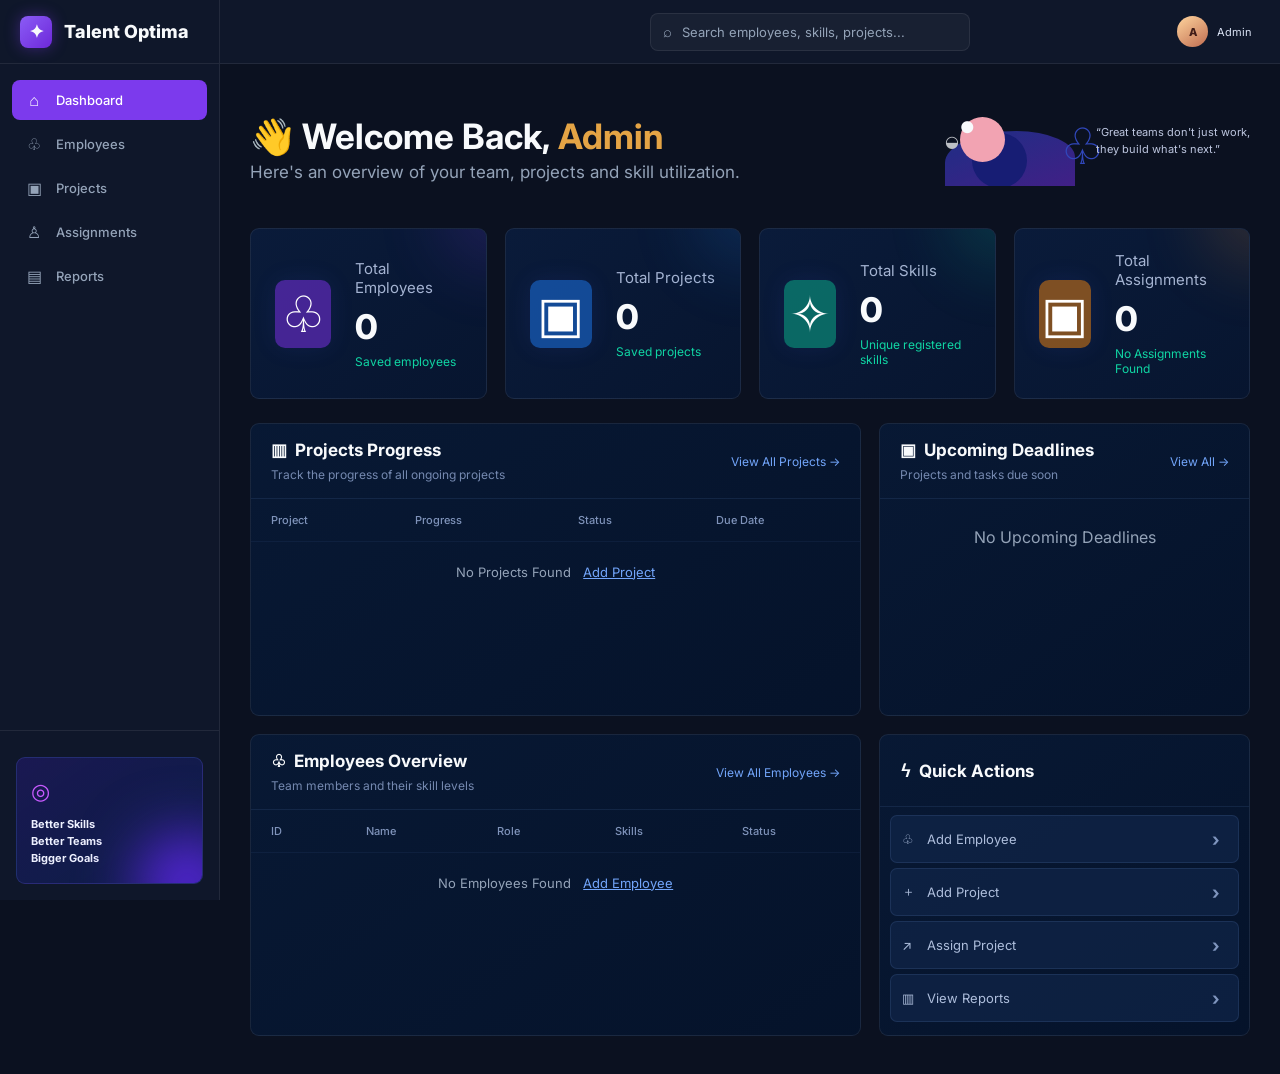
<file: dashboard.html>
<!DOCTYPE html>
<html lang="en">
<head>
  <meta charset="UTF-8">
  <meta name="viewport" content="width=device-width, initial-scale=1.0">
  <title>Employee skill & project allocation</title>
  <link rel="preconnect" href="https://fonts.googleapis.com">
  <link rel="preconnect" href="https://fonts.gstatic.com" crossorigin>
  <link href="https://fonts.googleapis.com/css2?family=Inter:wght@400;500;600;700;800&display=swap" rel="stylesheet">


  <style>
* {
  box-sizing: border-box;
  margin: 0;
  padding: 0;
}

:root {
  --bg: #0b1120;
  --sidebar: #0f172a;
  --border: rgba(255, 255, 255, .08);
  --text: #f8fafc;
  --muted: #94a3b8;
  --purple: #7c3aed;
  --purple2: #8b5cf6;
  --blue: #258cf4;
  --cyan: #15d7cf;
  --green: #10d6a4;
  --orange: #ff9e31;
  --pink: #e6dae0;
}

button,
body {
    caret-color: transparent;
}

input,
textarea {
    caret-color: auto;
} 
body {
  font-family: "Inter", sans-serif;
  background: var(--bg);
  color: var(--text);
  min-height: 100vh;
}

button, input {
  font: inherit;
}

button {
  color: inherit;
}

.app {
  min-height: 100vh;
  display: flex;
}

/* SIDEBAR */
.sidebar {
  width: 220px;
  min-width: 220px;
  min-height: 100vh;
  background: var(--sidebar);
  border-right: 1px solid var(--border);
  display: flex;
  flex-direction: column;
  position: fixed;
  left: 0;
  top: 0;
  bottom: 0;
  z-index: 10;
}

.brand {
  height: 64px;
  padding: 0 20px;
  display: flex;
  align-items: center;
  gap: 12px;
  border-bottom: 1px solid var(--border);
  font-weight: 800;
  font-size: 18px;
}

.brand-logo {
  width: 32px;
  height: 32px;
  border-radius: 8px;
  display: grid;
  place-items: center;
  background: linear-gradient(135deg, #8b5cf6, #6d28d9);
  box-shadow: 0 0 15px rgba(124, 58, 237, .4);
}

.nav {
  padding: 16px 12px;
  display: flex;
  flex-direction: column;
  gap: 4px;
}

.nav-item {
  width: 100%;
  height: 40px;
  border: 0;
  background: transparent;
  border-radius: 8px;
  color: var(--muted);
  display: flex;
  align-items: center;
  gap: 12px;
  padding: 0 12px;
  cursor: pointer;
  text-align: left;
  transition: all .2s ease;
  font-size: 13px;
  font-weight: 500;
}

.nav-item:hover {
  background: rgba(255, 255, 255, .05);
  color: var(--text);
}

.nav-item.active {
  color: white;
  background: var(--purple);
  box-shadow: none;
}

.nav-icon {
  width: 20px;
  text-align: center;
  font-size: 16px;
}

.sidebar-bottom {
  margin-top: auto;
  padding: 16px;
  border-top: 1px solid var(--border);
}

.goal-card {
  position: relative;
  min-height: 125px;
  margin-top: 10px;
  padding: 16px 14px;
  overflow: hidden;
  border: 1px solid rgba(100, 111, 255, .22);
  border-radius: 9px;
  background: linear-gradient(145deg, rgba(28, 25, 89, .85), rgba(12, 30, 72, .95));
  color: #eef1ff;
  font-size: 11px;
  line-height: 1.55;
}

.goal-icon {
  color: #c85aff;
  font-size: 22px;
  margin-bottom: 8px;
}

.goal-glow {
  position: absolute;
  width: 100px;
  height: 100px;
  right: -35px;
  bottom: -50px;
  border-radius: 50%;
  background: #5725dc;
  filter: blur(30px);
}

/* MAIN */
.main {
  margin-left: 220px;
  width: calc(100% - 220px);
  min-height: 100vh;
}

.topbar {
  height: 64px;
  border-bottom: 1px solid var(--border);
  display: flex;
  align-items: center;
  justify-content: space-between;
  padding: 0 28px;
  background: var(--sidebar);
}

.search-box {
  width: 320px;
  height: 38px;
  display: flex;
  align-items: center;
  gap: 10px;
  margin-left: 40%;
  padding: 0 12px;
  background: rgba(255, 255, 255, .04);
  border: 1px solid var(--border);
  border-radius: 8px;
}

.search-box span {
  color: var(--muted);
  font-size: 15px;
  line-height: 1;
}

.search-box input {
  width: 100%;
  outline: 0;
  border: 0;
  background: transparent;
  color: var(--text);
  font-size: 13px;
}

.search-box input::placeholder {
  color: var(--muted);
}

.top-actions {
  display: flex;
  align-items: center;
  gap: 24px;
}

.admin {
  display: flex;
  align-items: center;
  gap: 9px;
  color: #dbe3f5;
  font-size: 11px;
}

.avatar {
  width: 31px;
  height: 31px;
  border-radius: 50%;
  display: grid;
  place-items: center;
  background: linear-gradient(145deg, #ffd59e, #bf6c50);
  color: #421d18;
  font-weight: 800;
}

/* CONTENT */
.content {
  padding: 28px 30px 38px;
  max-width: 1400px;
  margin: auto;
}

.welcome {
  min-height: 112px;
  display: flex;
  justify-content: space-between;
  align-items: center;
  margin-bottom: 24px;
}

.welcome h1 {
  font-size: 35px;
  line-height: 1.2;
}

.welcome h1 span {
  color: #e4a445;
}

.welcome p {
  color: var(--muted);
  font-size: 17px;
  margin-top: 5px;
}

.welcome-art {
  width: 420px;
  height: 75px;
  position: relative;
  overflow: hidden;
}

.art-screen {
  position: absolute;
  right: 175px;
  bottom: -3px;
  width: 130px;
  height: 58px;
  border-radius: 55% 45% 0 0;
  background: linear-gradient(160deg, #2438a7, #5424a8);
  opacity: .75;
}

.art-person {
  position: absolute;
  right: 245px;
  bottom: 24px;
  width: 45px;
  height: 45px;
  border-radius: 50%;
  background: #f2a3b2;
  box-shadow: 17px 21px 0 5px #171d74;
  z-index: 2;
}

.art-plant {
  position: absolute;
  right: 145px;
  bottom: 10px;
  font-size: 50px;
  color: #3148bc;
}

.quote {
  position: absolute;
  right: 0;
  top: 13px;
  color: #bdc6df;
  font-size: 11px;
  line-height: 1.55;
  text-align: left;
}

/* STAT CARDS */
.stats-grid {
  display: grid;
  grid-template-columns: repeat(4, 1fr);
  gap: 18px;
  margin-bottom: 24px;
}

.stat-card {
  min-height: 158px;
  border: 1px solid var(--border);
  border-radius: 9px;
  background: linear-gradient(140deg, #0a1b3a, #07152f);
 
  padding: 22px 24px;
  display: flex;
  align-items: center;
  gap: 24px;
  position: relative;
  overflow: hidden;
}

.stat-card::after {
  content: "";
  position: absolute;
  width: 110px;
  height: 110px;
  right: -65px;
  top: -70px;
  border-radius: 50%;
  background: var(--accent);
  filter: blur(35px);
  opacity: .17;
}

.stat-icon {
  width: 62px;
  height: 68px;
  border-radius: 10px;
  display: grid;
  place-items: center;
  font-size: 50px;
  color: white;
  background: var(--icon-bg);
  box-shadow: 0 0 25px rgba(75, 90, 255, .1);
}

.stat-label {
  color: #a5b4d2;
  font-size: 15px;
  margin-bottom: 9px;
}

.stat-value {
  font-size: 34px;
  font-weight: 800;
}

.stat-change {
  font-size: 12px;
  color: var(--green);
  margin-top: 7px;
}

/* PANELS */
.dashboard-grid {
  display: grid;
  grid-template-columns: 1.65fr 1fr;
  gap: 18px;
}

.panel {
  background: linear-gradient(145deg, rgba(8, 25, 53, .98), rgba(5, 19, 43, .98));
  border: 1px solid var(--border);
  border-radius: 9px;
  overflow: hidden;
  min-width: 0;
}

.panel-heading {
  min-height: 72px;
  padding: 16px 20px;
  border-bottom: 1px solid rgba(91, 127, 190, .15);
  display: flex;
  align-items: center;
  justify-content: space-between;
  gap: 12px;
}

.panel-heading h2 {
  font-size: 17px;
  font-weight: 700;
}

.panel-heading p {
  color: #7589b0;
  font-size: 12px;
  margin-top: 7px;
}

.link-btn {
  border: 0;
  background: transparent;
  color: #72a5fa;
  font-size: 12px;
  cursor: pointer;
  white-space: nowrap;
}

.table-wrap {
  overflow-x: auto;
}

table {
  width: 100%;
  border-collapse: collapse;
  font-size: 13px;
}

th {
  height: 42px;
  text-align: left;
  color: #7f93ba;
  font-weight: 500;
  padding: 0 20px;
  font-size: 11px;
}

td {
  height: 52px;
  padding: 0 20px;
  color: #becbe5;
  white-space: nowrap;
}

tbody tr {
  border-top: 1px solid rgba(86, 121, 182, .09);
}

.project-progress {
  min-height: 293px;
}

.project-name {
  display: flex;
  align-items: center;
  gap: 9px;
}

.project-dot {
  width: 34px;
  height: 34px;
  border-radius: 50%;
  display: grid;
  place-items: center;
  background: rgba(125, 57, 233, .2);
  color: #b77aff;
  font-size: 16px;
}

.progress-cell {
  display: flex;
  align-items: center;
  gap: 12px;
}

.progress-number {
  width: 34px;
  color: #c4d0e7;
}

.progress-bar {
  width: 150px;
  height: 9px;
  border-radius: 10px;
  background: #142c52;
  overflow: hidden;
}

.progress-fill {
  height: 100%;
  border-radius: inherit;
  background: var(--fill, #873ff1);
}

.status {
  display: inline-flex;
  padding: 5px 10px;
  border-radius: 10px;
  font-size: 11px;
}

.status.in-progress { background: rgba(34, 128, 245, .24); color: #76b1ff; }
.status.on-hold { background: rgba(255, 166, 44, .9); color: white; }
.status.planning { background: rgba(112, 126, 197, .35); color: #c3cbff; }
.status.active { background: #12cda6; color: #03251e; }
.status.leave { background: #ffa82d; color: white; }
.status.pending { background: #45599b; color: white; }

.deadlines {
  min-height: 293px;
}

.deadline-list {
  padding: 6px 18px 12px;
}

.deadline {
  min-height: 72px;
  display: grid;
  grid-template-columns: 52px 1fr auto;
  align-items: center;
  gap: 9px;
  border-bottom: 1px solid rgba(86, 121, 182, .09);
}

.date-box {
  width: 46px;
  height: 50px;
  border-radius: 8px;
  display: grid;
  place-content: center;
  text-align: center;
  background: var(--date-bg);
  color: white;
  font-weight: 800;
}

.date-box strong {
  font-size: 16px;
  line-height: 17px;
}

.date-box small {
  font-size: 10px;
}

.deadline-title {
  font-size: 13px;
  font-weight: 600;
}

.deadline-desc {
  color: #7f93ba;
  font-size: 11px;
  margin-top: 6px;
}

.days-left {
  font-size: 11px;
  padding: 7px 11px;
  border-radius: 8px;
  background: rgba(34, 107, 193, .24);
  color: #9dc6ff;
  white-space: nowrap;
}

.days-left.danger {
  color: #ff94c1;
  background: rgba(197, 44, 119, .2);
}

.employees-panel {
  min-height: 240px;
}

.employees-table td {
  height: 52px;
}

.employee-name {
  display: flex;
  align-items: center;
  gap: 8px;
}

.employee-avatar {
  width: 30px;
  height: 30px;
  border-radius: 50%;
  display: grid;
  place-items: center;
  background: linear-gradient(145deg, #e6c0a1, #9c5c55);
  color: #3b201b;
  font-size: 10px;
  font-weight: 800;
}

.skill-tags {
  display: flex;
  gap: 4px;
}

.skill-tag {
  padding: 5px 9px;
  border-radius: 7px;
  background: #213e7b;
  color: #b7d0ff;
  font-size: 10px;
}

.skill-tag:nth-child(2n) {
  background: #213f74;
}

.mini-projects {
  min-height: 240px;
}

.mini-project-row {
  height: 31px;
  display: grid;
  grid-template-columns: 1fr 110px 90px;
  align-items: center;
  padding: 0 14px;
  border-bottom: 1px solid rgba(86, 121, 182, .08);
  font-size: 11px;
  color: #aebcda;
}

.mini-project-row:first-child {
  color: #7589b0;
  height: 28px;
}

.mini-progress {
  display: flex;
  align-items: center;
  gap: 8px;
}

.mini-progress .progress-bar {
  width: 70px;
  height: 5px;
}

.quick-actions {
  min-height: 240px;
}

.actions-list {
  padding: 8px 10px;
}

.actions-list button {
  width: 100%;
  height: 48px;
  margin-bottom: 5px;
  border: 1px solid rgba(95, 128, 187, .18);
  background: rgba(18, 39, 76, .65);
  border-radius: 7px;
  display: grid;
  grid-template-columns: 25px 1fr 15px;
  align-items: center;
  text-align: left;
  padding: 0 11px;
  color: #aebedc;
  cursor: pointer;
  font-size: 13px;
  transition: .2s;
}

.actions-list button:hover {
  border-color: rgba(142, 76, 242, .55);
  background: rgba(101, 45, 184, .15);
  color: white;
}

.actions-list button b {
  color: #7f95be;
  font-size: 18px;
}

.stat-card,
.panel {
  animation: dashboard-rise .55s both;
}

.stat-card:nth-child(2) { animation-delay: .08s; }
.stat-card:nth-child(3) { animation-delay: .16s; }
.stat-card:nth-child(4) { animation-delay: .24s; }
.dashboard-grid .panel:nth-child(2) { animation-delay: .12s; }
.dashboard-grid .panel:nth-child(3) { animation-delay: .2s; }
.dashboard-grid .panel:nth-child(4) { animation-delay: .28s; }

.stat-card::before {
  content: "";
  position: absolute;
  inset: 0;
  background: linear-gradient(110deg, transparent 25%, rgba(255,255,255,.07) 48%, transparent 70%);
  transform: translateX(-120%);
  animation: card-sheen 6s ease-in-out infinite;
  pointer-events: none;
}

.stat-card:hover {
  border-color: color-mix(in srgb, var(--accent) 55%, white 10%);
  transform: translateY(-4px);
  transition: transform .25s ease, border-color .25s ease;
}

.panel {
  transition: transform .25s ease, border-color .25s ease;
}

.panel:hover {
  transform: translateY(-2px);
  border-color: rgba(114, 165, 250, .32);
}

tbody tr,
.deadline {
  transition: background .2s ease, transform .2s ease;
}

tbody tr:hover,
.deadline:hover {
  transform: translateX(4px);
}

.progress-fill {
  animation: progress-grow 1.1s cubic-bezier(.22, 1, .36, 1) both;
  transform-origin: left center;
}

@keyframes dashboard-rise {
  from { opacity: 0; transform: translateY(14px); }
  to { opacity: 1; transform: translateY(0); }
}

@keyframes card-sheen {
  0%, 40% { transform: translateX(-120%); }
  65%, 100% { transform: translateX(120%); }
}

@keyframes progress-grow {
  from { transform: scaleX(0); }
  to { transform: scaleX(1); }
}

@media (prefers-reduced-motion: reduce) {
  .stat-card,
  .panel,
  .progress-fill,
  .stat-card::before {
    animation: none;
  }

  .stat-card,
  .panel,
  tbody tr,
  .deadline {
    transition: none;
  }
}

.toast {
  position: fixed;
  right: 25px;
  bottom: 25px;
  transform: translateY(100px);
  opacity: 0;
  padding: 12px 18px;
  border-radius: 8px;
  background: #172d59;
  border: 1px solid #4264a3;
  color: white;
  font-size: 12px;
  z-index: 99;
  transition: .3s;
}

.toast.show {
  transform: translateY(0);
  opacity: 1;
}

/* SEARCH HIGHLIGHT */
.search-match {
  outline: 1px solid rgba(154, 80, 255, .8);
  background: rgba(110, 52, 204, .08);
}

.dashboard-empty {
  padding: 22px 18px !important;
  color: #94a3b8 !important;
  text-align: center;
  white-space: normal;
}

.dashboard-empty a {
  display: inline-block;
  margin-left: 8px;
  color: #72a5fa;
}

/* RESPONSIVE */
@media (max-width: 1100px) {
  .stats-grid {
    grid-template-columns: repeat(2, 1fr);
  }

  .dashboard-grid {
    grid-template-columns: 1fr;
  }

  .welcome-art {
    display: none;
  }
}

@media (max-width: 760px) {
  .sidebar {
    width: 65px;
    min-width: 65px;
  }

  .main {
    margin-left: 65px;
    width: calc(100% - 65px);
  }

  .brand {
    justify-content: center;
    padding: 0;
  }

  .brand span,
  .nav-item:not(.active)::after,
  .nav-item {
    font-size: 0;
  }

  .nav-item {
    justify-content: center;
    padding: 0;
  }

  .nav-icon {
    font-size: 18px;
  }

  .goal-card {
    display: none;
  }

  .topbar {
    padding: 0 10px;
  }

  .search-box {
    width: min(370px, 70vw);
  }

  .content {
    padding: 12px;
  }

  .stats-grid {
    grid-template-columns: 1fr;
  }

  .welcome h1 {
    font-size: 17px;
  }

  .project-progress,
  .employees-panel {
    overflow: hidden;
  }
}

@media (max-width: 480px) {
  .admin span {
    display: none;
  }

  .top-actions {
    gap: 5px;
  }
}


  </style>
</head>
<body>
  <div class="app">

    <!-- SIDEBAR -->
    <aside class="sidebar">
      <div class="brand">
        <div class="brand-logo">✦</div>
        <span>Talent Optima</span>
      </div>

      <nav class="nav" id="sidebarNav">
        <button class="nav-item active" data-page="Dashboard"><span class="nav-icon">⌂</span>Dashboard</button>
        <button class="nav-item" data-page="Employees"><span class="nav-icon">♧</span>Employees</button>
        <button class="nav-item" data-page="Projects"><span class="nav-icon">▣</span>Projects</button>
        <button class="nav-item" data-page="Assignments"><span class="nav-icon">♙</span>Assignments</button>
        <button class="nav-item" data-page="Reports"><span class="nav-icon">▤</span>Reports</button>
      </nav>

      <div class="sidebar-bottom">
        <div class="goal-card">
          <div class="goal-icon">◎</div>
          <strong>Better Skills<br>Better Teams<br>Bigger Goals</strong>
          <div class="goal-glow"></div>
        </div>
      </div>
    </aside>

    <!-- MAIN -->
    <main class="main">
      <header class="topbar">
        <div class="search-box">
          <span>⌕</span>
          <input id="searchInput" type="search" placeholder="Search employees, skills, projects...">
        </div>

        <div class="top-actions">
          <div class="admin">
            <div class="avatar" id="adminAvatar">A</div>
            <span id="adminName">Admin</span>
           
          </div>
        </div>
      </header>

      <div class="content">
        <!-- WELCOME -->
        <section class="welcome">
          <div>
            <h1>👋 Welcome Back, <span id="welcomeName">Admin</span></h1>
            <p>Here's an overview of your team, projects and skill utilization.</p>
          </div>
          <div class="welcome-art">
            <div class="art-screen">◒</div>
            <div class="art-person">●</div>
            <div class="art-plant">♧</div>
            <div class="quote">“Great teams don't just work,<br>they build what's next.”</div>
          </div>
        </section>

        <!-- STAT CARDS -->
        <section class="stats-grid" id="statsGrid"></section>

        <div class="dashboard-grid">
          <!-- PROJECT PROGRESS -->
          <section class="panel project-progress">
            <div class="panel-heading">
              <div>
                <h2>▥ &nbsp;Projects Progress</h2>
                <p>Track the progress of all ongoing projects</p>
              </div>
              <button class="link-btn" type="button" data-route="projects.html">View All Projects →</button>
            </div>
            <div class="table-wrap">
              <table>
                <thead>
                  <tr>
                    <th>Project</th>
                    <th>Progress</th>
                    <th>Status</th>
                    <th>Due Date</th>
                  </tr>
                </thead>
                <tbody id="projectProgressBody"></tbody>
              </table>
            </div>
          </section>

          <!-- DEADLINES -->
          <section class="panel deadlines">
            <div class="panel-heading">
              <div>
                <h2>▣ &nbsp;Upcoming Deadlines</h2>
                <p>Projects and tasks due soon</p>
              </div>
              <button class="link-btn" type="button" data-route="projects.html">View All →</button>
            </div>
            <div id="deadlineList" class="deadline-list"></div>
          </section>

          <!-- EMPLOYEES -->
          <section class="panel employees-panel">
            <div class="panel-heading">
              <div>
                <h2>♧ &nbsp;Employees Overview</h2>
                <p>Team members and their skill levels</p>
              </div>
              <button class="link-btn" type="button" data-route="employee.html">View All Employees →</button>
            </div>
            <div class="table-wrap">
              <table class="employees-table">
                <thead>
                  <tr>
                    <th>ID</th>
                    <th>Name</th>
                    <th>Role</th>
                    <th>Skills</th>
                    <th>Status</th>
                  </tr>
                </thead>
                <tbody id="employeesBody"></tbody>
              </table>
            </div>
          </section>

          <!-- MINI PROJECTS -->
          <section class="panel mini-projects">
             <div class="panel-heading">
              <div>
                <h2>ϟ &nbsp;Quick Actions</h2>
              </div>
            </div>
            <div class="actions-list">
              <button data-action="employee">♧ <span>Add Employee</span><b>›</b></button>
              <button data-action="project">＋ <span>Add Project</span><b>›</b></button>
              <button data-action="assign">↗ <span>Assign Project</span><b>›</b></button>
              <button data-action="reports">▥ <span>View Reports</span><b>›</b></button>
            </div>
          </section>

        
        </div>
      </div>
    </main>
  </div>

  <div id="toast" class="toast"></div>
  <script src="employee-data.js"></script>
  <script>
let dashboardData = {
  admin: {
    name: "Admin",
    avatar: "A"
  },
  assignments: [],
  projects: [],
  employees: []
};

const dashboardPalette = [
  { icon: "♧", accent: "#8b45ff", iconBg: "rgba(119, 49, 226, .55)" },
  { icon: "▣", accent: "#258cf4", iconBg: "rgba(29, 116, 230, .55)" },
  { icon: "✧", accent: "#10d6a4", iconBg: "rgba(11, 169, 139, .55)" },
  { icon: "▣", accent: "#ff9e31", iconBg: "rgba(204, 116, 23, .6)" }
];

function escapeHtml(value) {
  return String(value ?? "").replace(/[&<>"']/g, character => ({
    "&": "&amp;", "<": "&lt;", ">": "&gt;", '"': "&quot;", "'": "&#39;"
  })[character]);
}

function readDashboardRecords(key) {
  const saved = localStorage.getItem(key);
  if (saved === null) return [];
  const records = JSON.parse(saved);
  if (!Array.isArray(records)) throw new Error(`Saved ${key.replace("skillAssign", "").toLowerCase()} data is invalid.`);
  return records;
}

function loadDashboardData() {
  const projects = readDashboardRecords("skillAssignProjects");
  const assignments = readDashboardRecords("skillAssignAssignments");
  const employees = SkillAssignEmployeeStore.syncWorkloads(assignments);
  if (projects.some(project => !project || !project.id || !project.name) ||
      employees.some(employee => !employee || !employee.id || !employee.name) ||
      assignments.some(assignment => !assignment || typeof assignment !== "object")) {
    throw new Error("Saved employee, project, or assignment data contains invalid records.");
  }
  dashboardData = { ...dashboardData, employees, projects, assignments };
}

//   RENDER FUNCTIONS  

function renderStats() {
  const container = document.getElementById("statsGrid");
  const skills = new Set(dashboardData.employees.flatMap(employee => employee.skills || []));
  const stats = [
    { title: "Total Employees", value: dashboardData.employees.length, change: "Saved employees", ...dashboardPalette[0] },
    { title: "Total Projects", value: dashboardData.projects.length, change: "Saved projects", ...dashboardPalette[1] },
    { title: "Total Skills", value: skills.size, change: "Unique registered skills", ...dashboardPalette[2] },
    { title: "Total Assignments", value: dashboardData.assignments.length, change: dashboardData.assignments.length ? "Saved assignment records" : "No Assignments Found", ...dashboardPalette[3] }
  ];
  container.innerHTML = stats.map(item => `
    <article class="stat-card" style="--accent:${item.accent}; --icon-bg:${item.iconBg}">
      <div class="stat-icon">${escapeHtml(item.icon)}</div>
      <div>
        <div class="stat-label">${escapeHtml(item.title)}</div>
        <div class="stat-value">${item.value}</div>
        <div class="stat-change">${escapeHtml(item.change)}</div>
      </div>
    </article>
  `).join("");
}

function statusClass(status) {
  return String(status || "unknown").toLowerCase().replace(/\s+/g, "-");
}

function isProjectComplete(project) {
  return String(project.status || "").toLowerCase() === "completed" || Number(project.progress) >= 100;
}

function formatDashboardDate(value) {
  if (!value) return "—";
  const date = new Date(`${value}T00:00:00`);
  return Number.isNaN(date.getTime()) ? "—" : date.toLocaleDateString(undefined, { year: "numeric", month: "short", day: "numeric" });
}

function renderEmptyState(message, actionLabel = "", route = "") {
  return `<tr><td colspan="5" class="dashboard-empty">${escapeHtml(message)}${actionLabel ? ` <a href="${escapeHtml(route)}">${escapeHtml(actionLabel)}</a>` : ""}</td></tr>`;
}

function renderProjects() {
  const body = document.getElementById("projectProgressBody");
  const projects = dashboardData.projects.filter(project => !isProjectComplete(project));
  if (!projects.length) {
    body.innerHTML = renderEmptyState(dashboardData.projects.length ? "No ongoing projects" : "No Projects Found", "Add Project", "projects.html?new=1");
    return;
  }
  body.innerHTML = projects.slice(0, 6).map((project, index) => {
    const progress = Math.max(0, Math.min(100, Number(project.progress) || 0));
    const status = project.status || "Planning";
    return `
    <tr class="data-row" data-search="${escapeHtml(`${project.id} ${project.name} ${status}`.toLowerCase())}">
      <td>
        <div class="project-name">
          <span class="project-dot">${escapeHtml(["◎", "♧", "▣", "⌁"][index % 4])}</span>
          ${escapeHtml(project.name)}
        </div>
      </td>
      <td>
        <div class="progress-cell">
          <span class="progress-number">${progress}%</span>
          <div class="progress-bar">
            <div class="progress-fill" style="width:${progress}%;--fill:${["#a248f4", "#338df5", "#1dd4b5", "#ef489b"][index % 4]}"></div>
          </div>
        </div>
      </td>
      <td><span class="status ${statusClass(status)}">${escapeHtml(status)}</span></td>
      <td>▣ &nbsp; ${escapeHtml(formatDashboardDate(project.deadline))}</td>
    </tr>
  `}).join("");
}

function renderDeadlines() {
  const container = document.getElementById("deadlineList");
  const today = new Date();
  today.setHours(0, 0, 0, 0);
  const deadlines = dashboardData.projects.filter(project =>
    project.deadline && !isProjectComplete(project) && !Number.isNaN(new Date(`${project.deadline}T00:00:00`).getTime())
  ).map(project => {
    const dueDate = new Date(`${project.deadline}T00:00:00`);
    const daysUntil = Math.ceil((dueDate - today) / 86400000);
    const label = daysUntil < 0 ? "Overdue" : daysUntil <= 7 ? "Due Soon" : "Upcoming";
    return { project, dueDate, daysUntil, label };
  }).sort((first, second) => first.dueDate - second.dueDate).slice(0, 6);
  if (!deadlines.length) {
    container.innerHTML = `<div class="dashboard-empty">${dashboardData.projects.some(project => project.deadline && !isProjectComplete(project)) ? "No Upcoming Deadlines" : "No Upcoming Deadlines"}</div>`;
    return;
  }
  container.innerHTML = deadlines.map(({ project, dueDate, daysUntil, label }, index) => `
    <div class="deadline data-row" data-search="${escapeHtml(`${project.name} ${project.description || ""} ${label}`.toLowerCase())}">
      <div class="date-box" style="--date-bg:${["#7736e6", "#f19a2d", "#10cdb5", "#2599ed"][index % 4]}">
        <strong>${String(dueDate.getDate()).padStart(2, "0")}</strong>
        <small>${escapeHtml(dueDate.toLocaleDateString(undefined, { month: "short" }))}</small>
      </div>
      <div>
        <div class="deadline-title">${escapeHtml(project.name)}</div>
        <div class="deadline-desc">${escapeHtml(project.description || "No project description provided.")}</div>
      </div>
      <div class="days-left ${label === "Overdue" ? "danger" : ""}">${label === "Overdue" ? `${Math.abs(daysUntil)}d overdue` : label === "Due Soon" ? `${daysUntil}d · ${label}` : label}</div>
    </div>
  `).join("");
}

function renderEmployees() {
  const body = document.getElementById("employeesBody");
  if (!dashboardData.employees.length) {
    body.innerHTML = renderEmptyState("No Employees Found", "Add Employee", "add-employee.html");
    return;
  }
  body.innerHTML = dashboardData.employees.slice(-5).reverse().map(employee => `
    <tr class="data-row" data-search="${escapeHtml(`${employee.id} ${employee.name} ${employee.role || ""} ${(employee.skills || []).join(" ")} ${employee.status || ""}`.toLowerCase())}">
      <td>${escapeHtml(employee.id)}</td>
      <td>
        <div class="employee-name">
          <span class="employee-avatar">${escapeHtml((employee.name || "?").charAt(0))}</span>
          ${escapeHtml(employee.name)}
        </div>
      </td>
      <td>${escapeHtml(employee.role || "—")}</td>
      <td>
        <div class="skill-tags">
          ${(employee.skills || []).map(skill => `<span class="skill-tag">${escapeHtml(skill)}</span>`).join("") || "—"}
        </div>
      </td>
      <td><span class="status ${statusClass(employee.status)}">${escapeHtml(employee.status || "Available")}</span></td>
    </tr>
  `).join("");
}

function renderAdmin() {
  document.getElementById("welcomeName").textContent = dashboardData.admin.name;
  document.getElementById("adminName").textContent = dashboardData.admin.name;
  document.getElementById("adminAvatar").textContent = dashboardData.admin.avatar;
}

//   SEARCH  

function setupSearch() {
  const input = document.getElementById("searchInput");

  input.addEventListener("input", () => {
    const query = input.value.trim().toLowerCase();

    document.querySelectorAll(".data-row").forEach(row => {
      const searchable = row.dataset.search || "";
      const matched = !query || searchable.includes(query);

      row.style.display = matched ? "" : "none";
      row.classList.toggle("search-match", !!query && matched);
    });
  });
}

//   NAVIGATION  

function setupNavigation() {
  const pageRoutes = {
    Dashboard: "dashboard.html",
    Employees: "employee.html",
    Projects: "projects.html",
    Assignments: "assignments.html",
    Reports: "reports.html",
  };

  document.querySelectorAll(".nav-item").forEach(button => {
    button.addEventListener("click", () => {
      const destination = pageRoutes[button.dataset.page];

      if (destination) {
        window.location.href = destination;
      }
    });
  });
}

//   QUICK ACTIONS  

function setupActions() {
  const actionRoutes = {
    employee: "add-employee.html",
    project: "projects.html",
    assign: "assignments.html",
    reports: "reports.html"
  };

  document.querySelectorAll("[data-action]").forEach(button => {
    button.addEventListener("click", () => {
      const destination = actionRoutes[button.dataset.action];

      if (destination) {
        window.location.href = destination;
      }
    });
  });
}

function showToast(message) {
  const toast = document.getElementById("toast");
  toast.textContent = message;
  toast.classList.add("show");

  clearTimeout(window.toastTimer);
  window.toastTimer = setTimeout(() => {
    toast.classList.remove("show");
  }, 2200);
}

//   INITIALIZE  

function initDashboard() {
  renderAdmin();
  renderStats();
  renderProjects();
  renderDeadlines();
  renderEmployees();
  setupSearch();
  setupNavigation();
  setupActions();
}

document.addEventListener("DOMContentLoaded", initDashboard);

  </script>
</body>
</html>
</file>
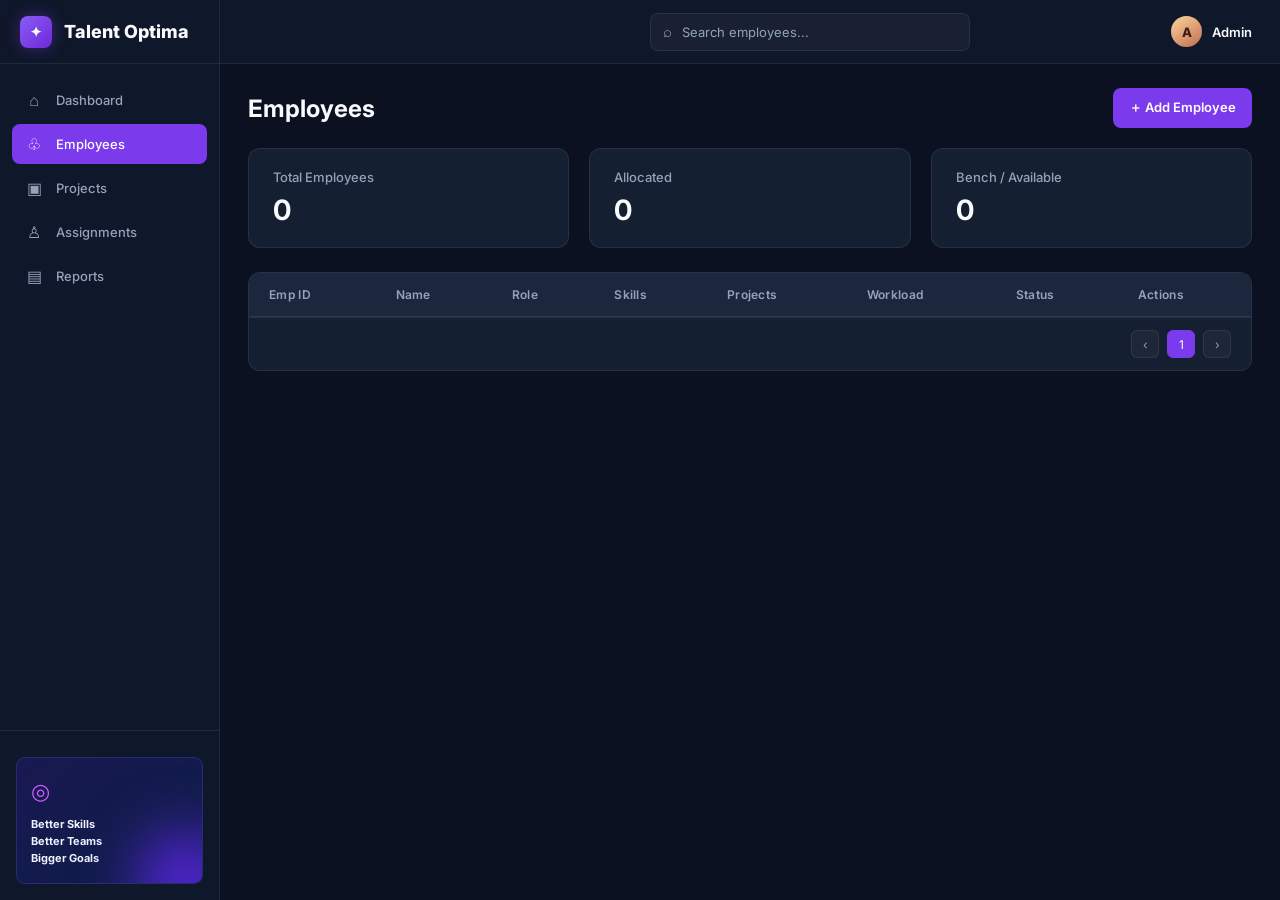
<file: employee.html>
<!DOCTYPE html>
<html lang="en">
<head>
  <meta charset="UTF-8">
  <meta name="viewport" content="width=device-width, initial-scale=1.0">
  <title>SkillAssign - Employees</title>
  <link rel="preconnect" href="https://fonts.googleapis.com">
  <link rel="preconnect" href="https://fonts.gstatic.com" crossorigin>
  <link href="https://fonts.googleapis.com/css2?family=Inter:wght@400;500;600;700;800&display=swap" rel="stylesheet">

  <style>
    * {
      box-sizing: border-box;
      margin: 0;
      padding: 0;
    }

    :root {
      --bg: #0b1120;
      --sidebar-bg: #0f172a;
      --card-bg: #151f32;
      --table-header: #1b273d;
      --border: rgba(255, 255, 255, 0.08);
      --text: #f8fafc;
      --muted: #94a3b8;
      --accent-purple: #7c3aed;
      --purple-gradient: linear-gradient(135deg, #8b5cf6, #6d28d9);
    }

    body {
      font-family: "Inter", sans-serif;
      background: var(--bg);
      color: var(--text);
      min-height: 100vh;
      caret-color: transparent;
    }

    input, textarea {
      caret-color: auto;
    }

    button, input {
      font: inherit;
    }

    button {
      color: inherit;
      border: 0;
      background: none;
      cursor: pointer;
    }

    .app {
      min-height: 100vh;
      display: flex;
    }

    /* SIDEBAR */
    .sidebar {
      width: 220px;
      min-width: 220px;
      min-height: 100vh;
      background: var(--sidebar-bg);
      border-right: 1px solid var(--border);
      display: flex;
      flex-direction: column;
      position: fixed;
      left: 0;
      top: 0;
      bottom: 0;
      z-index: 10;
    }

    .sidebar-bottom {
  margin-top: auto;
  padding: 16px;
  border-top: 1px solid var(--border);
}

.goal-card {
  position: relative;
  min-height: 125px;
  margin-top: 10px;
  padding: 16px 14px;
  overflow: hidden;
  border: 1px solid rgba(100, 111, 255, .22);
  border-radius: 9px;
  background: linear-gradient(145deg, rgba(28, 25, 89, .85), rgba(12, 30, 72, .95));
  color: #eef1ff;
  font-size: 11px;
  line-height: 1.55;
}

.goal-icon {
  color: #c85aff;
  font-size: 22px;
  margin-bottom: 8px;
}

.goal-glow {
  position: absolute;
  width: 100px;
  height: 100px;
  right: -35px;
  bottom: -50px;
  border-radius: 50%;
  background: #5725dc;
  filter: blur(30px);
}

    .brand {
      height: 64px;
      padding: 0 20px;
      display: flex;
      align-items: center;
      gap: 12px;
      border-bottom: 1px solid var(--border);
      font-weight: 800;
      font-size: 18px;
    }

    .brand-logo {
      width: 32px;
      height: 32px;
      border-radius: 8px;
      display: grid;
      place-items: center;
      background: var(--purple-gradient);
      box-shadow: 0 0 15px rgba(124, 58, 237, 0.4);
      font-size: 14px;
    }

    .nav {
      padding: 16px 12px;
      display: flex;
      flex-direction: column;
      gap: 4px;
    }

    .nav-item {
      width: 100%;
      height: 40px;
      border-radius: 8px;
      color: var(--muted);
      display: flex;
      align-items: center;
      gap: 12px;
      padding: 0 12px;
      font-size: 13px;
      font-weight: 500;
      transition: all 0.2s ease;
      text-align: left;
    }

    .nav-item:hover {
      background: rgba(255, 255, 255, 0.05);
      color: var(--text);
    }

    .nav-item.active {
      color: #fff;
      background: var(--accent-purple);
    }

    .nav-icon {
      width: 20px;
      text-align: center;
      font-size: 16px;
    }

    .sidebar-bottom {
      margin-top: auto;
      padding: 16px;
      border-top: 1px solid var(--border);
    }

    /* MAIN CONTENT AREA */
    .main {
      margin-left: 220px;
      width: calc(100% - 220px);
      min-height: 100vh;
      display: flex;
      flex-direction: column;
    }

    .topbar {
      height: 64px;
      border-bottom: 1px solid var(--border);
      display: flex;
      align-items: center;
      justify-content: space-between;
      padding: 0 28px;
      background: var(--sidebar-bg);
    }

    .search-box {
      width: 320px;
      height: 38px;
      display: flex;
      align-items: center;
      gap: 10px;
       margin-left: 40%;
      padding: 0 12px;
      background: rgba(255, 255, 255, 0.04);
      border: 1px solid var(--border);
      border-radius: 8px;
    }

    .search-box span {
      color: var(--muted);
      font-size: 15px;
    }

    .search-box input {
      width: 100%;
      outline: 0;
      border: 0;
      background: transparent;
      color: var(--text);
      font-size: 13px;
    }

    .search-box input::placeholder {
      color: var(--muted);
    }

    .top-actions {
      display: flex;
      align-items: center;
      gap: 20px;
    }

  

    .admin {
      display: flex;
      align-items: center;
      gap: 10px;
      font-size: 13px;
      font-weight: 600;
    }

    .avatar {
  width: 31px;
  height: 31px;
  border-radius: 50%;
  display: grid;
  place-items: center;
  background: linear-gradient(145deg, #ffd59e, #bf6c50);
  color: #421d18;
  font-weight: 800;
}


    .dropdown-arrow {
      font-size: 10px;
      color: var(--muted);
    }

    /* CONTENT PAGE */
    .content {
      padding: 24px 28px;
      max-width: 1400px;
      width: 100%;
      margin: 0 auto;
    }

    .header-title {
      font-size: 24px;
      font-weight: 700;
      margin-bottom: 20px;
    }

    .page-heading {
      display: flex;
      align-items: center;
      justify-content: space-between;
      gap: 20px;
      margin-bottom: 20px;
    }

    .page-heading .header-title {
      margin-bottom: 0;
    }

    .primary-btn {
      padding: 11px 16px;
      border-radius: 8px;
      color: #fff;
      background: var(--accent-purple);
      font-size: 13px;
      font-weight: 600;
      text-decoration: none;
      transition: background 0.2s ease;
    }

    .primary-btn:hover {
      background: #8b5cf6;
    }

    /* METRIC STATS CARDS */
    .stats-grid {
      display: grid;
      grid-template-columns: repeat(3, 1fr);
      gap: 20px;
      margin-bottom: 24px;
    }

    .stat-card {
      background: var(--card-bg);
      border: 1px solid var(--border);
      border-radius: 12px;
      padding: 20px 24px;
      display: flex;
      flex-direction: column;
      gap: 8px;
    }

    .stat-label {
      color: var(--muted);
      font-size: 13px;
      font-weight: 500;
    }

    .stat-value {
      font-size: 28px;
      font-weight: 700;
      letter-spacing: -0.5px;
    }

    /* EMPLOYEES TABLE PANEL */
    .table-panel {
      background: var(--card-bg);
      border: 1px solid var(--border);
      border-radius: 12px;
      overflow: hidden;
    }

    .table-responsive {
      overflow-x: auto;
    }

    table {
      width: 100%;
      border-collapse: collapse;
      text-align: left;
      font-size: 13px;
    }

    th {
      background: var(--table-header);
      color: var(--muted);
      font-weight: 600;
      padding: 14px 20px;
      border-bottom: 1px solid var(--border);
      font-size: 12px;
      letter-spacing: 0.3px;
    }

    td {
      padding: 16px 20px;
      border-bottom: 1px solid var(--border);
      color: #e2e8f0;
      white-space: nowrap;
    }

    tbody tr:last-child td {
      border-bottom: none;
    }

    tbody tr:hover {
      background: rgba(255, 255, 255, 0.01);
    }

    /* SKILL TAGS */
    .skills-wrapper {
      display: flex;
      flex-wrap: wrap;
      gap: 6px;
    }

    .skill-tag {
      padding: 4px 10px;
      border-radius: 20px;
      font-size: 11px;
      font-weight: 500;
      background: rgba(56, 189, 248, 0.1);
      border: 1px solid rgba(56, 189, 248, 0.25);
      color: #38bdf8;
    }

    /* STATUS BADGES */
    .status-badge {
      display: inline-flex;
      padding: 5px 12px;
      border-radius: 20px;
      font-size: 12px;
      font-weight: 600;
    }

    .status-badge.allocated {
      background: rgba(16, 185, 129, 0.12);
      border: 1px solid rgba(16, 185, 129, 0.3);
      color: #34d399;
    }

    .status-badge.available {
      background: rgba(56, 189, 248, 0.12);
      border: 1px solid rgba(56, 189, 248, 0.3);
      color: #38bdf8;
    }

    .status-badge.bench {
      background: rgba(245, 158, 11, 0.12);
      border: 1px solid rgba(245, 158, 11, 0.3);
      color: #fbbf24;
    }

    /* ACTION BUTTONS */
    .action-buttons {
      display: flex;
      gap: 8px;
    }

    .action-btn {
      width: 30px;
      height: 30px;
      border-radius: 6px;
      display: grid;
      place-items: center;
      background: rgba(255, 255, 255, 0.05);
      border: 1px solid var(--border);
      color: var(--muted);
      transition: 0.2s;
    }

    .action-btn:hover {
      background: rgba(255, 255, 255, 0.1);
      color: #fff;
    }

    .action-btn.delete:hover {
      background: rgba(239, 68, 68, 0.15);
      border-color: rgba(239, 68, 68, 0.3);
      color: #f87171;
    }

    /* TABLE PAGINATION FOOTER */
    .table-footer {
      padding: 12px 20px;
      display: flex;
      align-items: center;
      justify-content: flex-end;
      gap: 8px;
      border-top: 1px solid var(--border);
      background: var(--card-bg);
    }

    .page-btn {
      width: 28px;
      height: 28px;
      border-radius: 6px;
      display: grid;
      place-items: center;
      background: rgba(255, 255, 255, 0.04);
      border: 1px solid var(--border);
      color: var(--muted);
      font-size: 12px;
    }

    .page-btn.active {
      background: var(--accent-purple);
      border-color: var(--accent-purple);
      color: #fff;
    }

    /* SEARCH HIGHLIGHT */
    .search-match {
      outline: 1px solid var(--accent-purple);
      background: rgba(124, 58, 237, 0.08) !important;
    }

    /* RESPONSIVE DESIGN */
    @media (max-width: 1024px) {
      .stats-grid {
        grid-template-columns: 1fr;
      }
    }

    @media (max-width: 768px) {
      .sidebar {
        width: 70px;
        min-width: 70px;
      }
      .sidebar .brand span,
      .sidebar .nav-item span:not(.nav-icon) {
        display: none;
      }
      .main {
        margin-left: 70px;
        width: calc(100% - 70px);
      }
      .search-box {
        width: 180px;
      }
    }
  </style>
</head>
<body>
  <div class="app">

    <!-- SIDEBAR -->
    <aside class="sidebar">
      <div class="brand">
        <div class="brand-logo">✦</div>
        <span>Talent Optima</span>
      </div>

      <nav class="nav" id="sidebarNav">
        <button class="nav-item" data-page="Dashboard">
          <span class="nav-icon">⌂</span>
          <span>Dashboard</span>
        </button>
        <button class="nav-item active" data-page="Employees">
          <span class="nav-icon">♧</span>
          <span>Employees</span>
        </button>
        <button class="nav-item" data-page="Projects">
          <span class="nav-icon">▣</span>
          <span>Projects</span>
        </button>
        <button class="nav-item" data-page="Assignments">
          <span class="nav-icon">♙</span>
          <span>Assignments</span>
        </button>
        <button class="nav-item" data-page="Reports">
          <span class="nav-icon">▤</span>
          <span>Reports</span>
        </button>
      </nav>

     <div class="sidebar-bottom">
        <div class="goal-card">
          <div class="goal-icon">◎</div>
          <strong>Better Skills<br>Better Teams<br>Bigger Goals</strong>
          <div class="goal-glow"></div>
        </div>
      </div>
    </aside>

    <!-- MAIN -->
    <main class="main">
      <header class="topbar">
        <div class="search-box">
          <span>⌕</span>
          <input id="searchInput" type="search" placeholder="Search employees...">
        </div>

        <div class="top-actions">
         
          <div class="admin">
            <div class="avatar">A</div>
            <span>Admin</span>
          </div>
        </div>
      </header>

      <div class="content">
        <div class="page-heading">
          <h1 class="header-title">Employees</h1>
          <a class="primary-btn" href="add-employee.html">＋ Add Employee</a>
        </div>

        <!-- STAT CARDS -->
        <section class="stats-grid">
          <div class="stat-card">
            <span class="stat-label">Total Employees</span>
            <span class="stat-value" id="employeeTotalCount">0</span>
          </div>
          <div class="stat-card">
            <span class="stat-label">Allocated</span>
            <span class="stat-value" id="employeeAllocatedCount">0</span>
          </div>
          <div class="stat-card">
            <span class="stat-label">Bench / Available</span>
            <span class="stat-value" id="employeeAvailableCount">0</span>
          </div>
        </section>

        <!-- EMPLOYEES TABLE -->
        <section class="table-panel">
          <div class="table-responsive">
            <table>
              <thead>
                <tr>
                  <th>Emp ID</th>
                  <th>Name</th>
                  <th>Role</th>
                  <th>Skills</th>
                  <th>Projects</th>
                  <th>Workload</th>
                  <th>Status</th>
                  <th>Actions</th>
                </tr>
              </thead>
              <tbody id="employeesTableBody"></tbody>
            </table>
          </div>
          <div class="table-footer">
            <button class="page-btn">‹</button>
            <button class="page-btn active">1</button>
            <button class="page-btn">›</button>
          </div>
        </section>
      </div>
    </main>
  </div>

  <script src="employee-data.js"></script>
  <script>
    const employeesData = SkillAssignEmployeeStore.getAll();

    // RENDER EMPLOYEES TABLE
    function escapeEmployeeHtml(value) {
      return String(value ?? "").replace(/[&<>"']/g, character => ({
        "&": "&amp;", "<": "&lt;", ">": "&gt;", '"': "&quot;", "'": "&#39;"
      })[character]);
    }

    function renderEmployees() {
      const tbody = document.getElementById("employeesTableBody");
      const activeAssignments = JSON.parse(localStorage.getItem("skillAssignAssignments") || "[]");
      const projects = JSON.parse(localStorage.getItem("skillAssignProjects") || "[]");
      const projectsById = new Map(projects.map(project => [project.id, project]));
      employeesData.splice(0, employeesData.length, ...SkillAssignEmployeeStore.syncWorkloads(activeAssignments));
      document.getElementById("employeeTotalCount").textContent = employeesData.length;
      document.getElementById("employeeAllocatedCount").textContent = employeesData.filter(employee => employee.status === "Allocated").length;
      document.getElementById("employeeAvailableCount").textContent = employeesData.filter(employee => employee.status !== "Allocated").length;
      tbody.innerHTML = employeesData.map(emp => {
        const status = emp.status;
        const statusClass = status.toLowerCase().replace(/\s+/g, '-');
        const assignedProjects = activeAssignments.filter(assignment =>
          assignment.employeeId === emp.id && ["Active", "Pending"].includes(assignment.status)
        ).map(assignment => projectsById.get(assignment.projectId)?.name).filter(Boolean);
        const uniqueProjects = [...new Set(assignedProjects)];
        const searchable = `${emp.id} ${emp.name} ${emp.role} ${(emp.skills || []).join(" ")} ${uniqueProjects.join(" ")} ${status}`.toLowerCase();
        
        return `
          <tr class="data-row" data-search="${escapeEmployeeHtml(searchable)}">
            <td>${escapeEmployeeHtml(emp.id)}</td>
            <td style="font-weight: 600;">${escapeEmployeeHtml(emp.name)}</td>
            <td>${escapeEmployeeHtml(emp.role)}</td>
            <td>
              <div class="skills-wrapper">
                ${(emp.skills || []).map(skill => `<span class="skill-tag">${escapeEmployeeHtml(skill)}</span>`).join("")}
              </div>
            </td>
            <td>${uniqueProjects.length ? uniqueProjects.map(project => `<div>${escapeEmployeeHtml(project)}</div>`).join("") : '<span class="list-meta">No projects assigned</span>'}</td>
            <td>${emp.allocatedWorkload || 0}% allocated<div class="list-meta">${emp.availableWorkload ?? 100}% available</div></td>
            <td><span class="status-badge ${statusClass}">${escapeEmployeeHtml(status)}</span></td>
            <td>
              <div class="action-buttons">
                <button class="action-btn" type="button" data-action="edit" data-id="${escapeEmployeeHtml(emp.id)}" title="Edit" aria-label="Edit ${escapeEmployeeHtml(emp.name)}">✎</button>
                <button class="action-btn delete" type="button" data-action="delete" data-id="${escapeEmployeeHtml(emp.id)}" title="Delete" aria-label="Delete ${escapeEmployeeHtml(emp.name)}">🗑</button>
              </div>
            </td>
          </tr>
        `;
      }).join("");
    }

    // SETUP LIVE SEARCH FILTERING
    function setupSearch() {
      const input = document.getElementById("searchInput");
      input.addEventListener("input", () => {
        const query = input.value.trim().toLowerCase();
        document.querySelectorAll(".data-row").forEach(row => {
          const searchable = row.dataset.search || "";
          const matched = !query || searchable.includes(query);
          row.style.display = matched ? "" : "none";
          row.classList.toggle("search-match", !!query && matched);
        });
      });
    }

    function deleteEmployee(id) {
      const employee = employeesData.find(item => item.id === id);
      if (!employee || !window.confirm(`Delete ${employee.name} (${id}), its assignments, and project-leader references? This cannot be undone.`)) return;

      const keys = ["skillAssignEmployees", "skillAssignAssignments", "skillAssignProjects"];
      const previousValues = new Map(keys.map(key => [key, localStorage.getItem(key)]));
      try {
        const assignments = JSON.parse(previousValues.get("skillAssignAssignments") || "[]");
        const projects = JSON.parse(previousValues.get("skillAssignProjects") || "[]");
        if (!Array.isArray(assignments) || !Array.isArray(projects)) {
          throw new Error("Saved assignment or project data is invalid.");
        }

        SkillAssignEmployeeStore.save(employeesData.filter(item => item.id !== id));
        localStorage.setItem("skillAssignAssignments", JSON.stringify(assignments.filter(item => item.employeeId !== id)));
        localStorage.setItem("skillAssignProjects", JSON.stringify(projects.map(project =>
          project.projectLeaderId === id ? { ...project, projectLeaderId: "", projectLeaderName: "" } : project
        )));
        SkillAssignEmployeeStore.syncWorkloads(JSON.parse(localStorage.getItem("skillAssignAssignments") || "[]"));
        employeesData.splice(0, employeesData.length, ...SkillAssignEmployeeStore.getAll());
        renderEmployees();
      } catch (error) {
        try {
          previousValues.forEach((value, key) => {
            if (value === null) localStorage.removeItem(key);
            else localStorage.setItem(key, value);
          });
        } catch (restoreError) {
          alert(`Employee deletion failed and saved data could not be fully restored: ${restoreError.message}`);
          return;
        }
        alert(`Unable to delete employee: ${error.message}`);
      }
    }

    // SETUP SIDEBAR NAVIGATION ACTIVE STATES
    function setupNavigation() {
      const pageRoutes = {
        Dashboard: "dashboard.html",
        Employees: "employee.html",
        Projects: "projects.html",
        Assignments: "assignments.html",
        Reports: "reports.html",
      };

      document.querySelectorAll(".nav-item").forEach(button => {
        button.addEventListener("click", () => {
          const destination = pageRoutes[button.dataset.page];

          if (destination) {
            window.location.href = destination;
          }
        });
      });
    }

    // INITIALIZE APP
    function init() {
      renderEmployees();
      setupSearch();
      setupNavigation();
      document.getElementById("employeesTableBody").addEventListener("click", event => {
        const button = event.target.closest("[data-action]");
        if (!button) return;
        if (button.dataset.action === "edit") {
          window.location.href = `add-employee.html?id=${encodeURIComponent(button.dataset.id)}`;
        } else if (button.dataset.action === "delete") {
          deleteEmployee(button.dataset.id);
        }
      });
    }

    document.addEventListener("DOMContentLoaded", init);
    window.addEventListener("storage", event => {
      if (["skillAssignAssignments", "skillAssignEmployees", "skillAssignProjects"].includes(event.key)) {
        try {
          employeesData.splice(0, employeesData.length, ...SkillAssignEmployeeStore.getAll());
          renderEmployees();
        } catch (error) {
          console.error("Unable to refresh employee availability:", error);
        }
      }
    });
  </script>
</body>
</html>
</file>
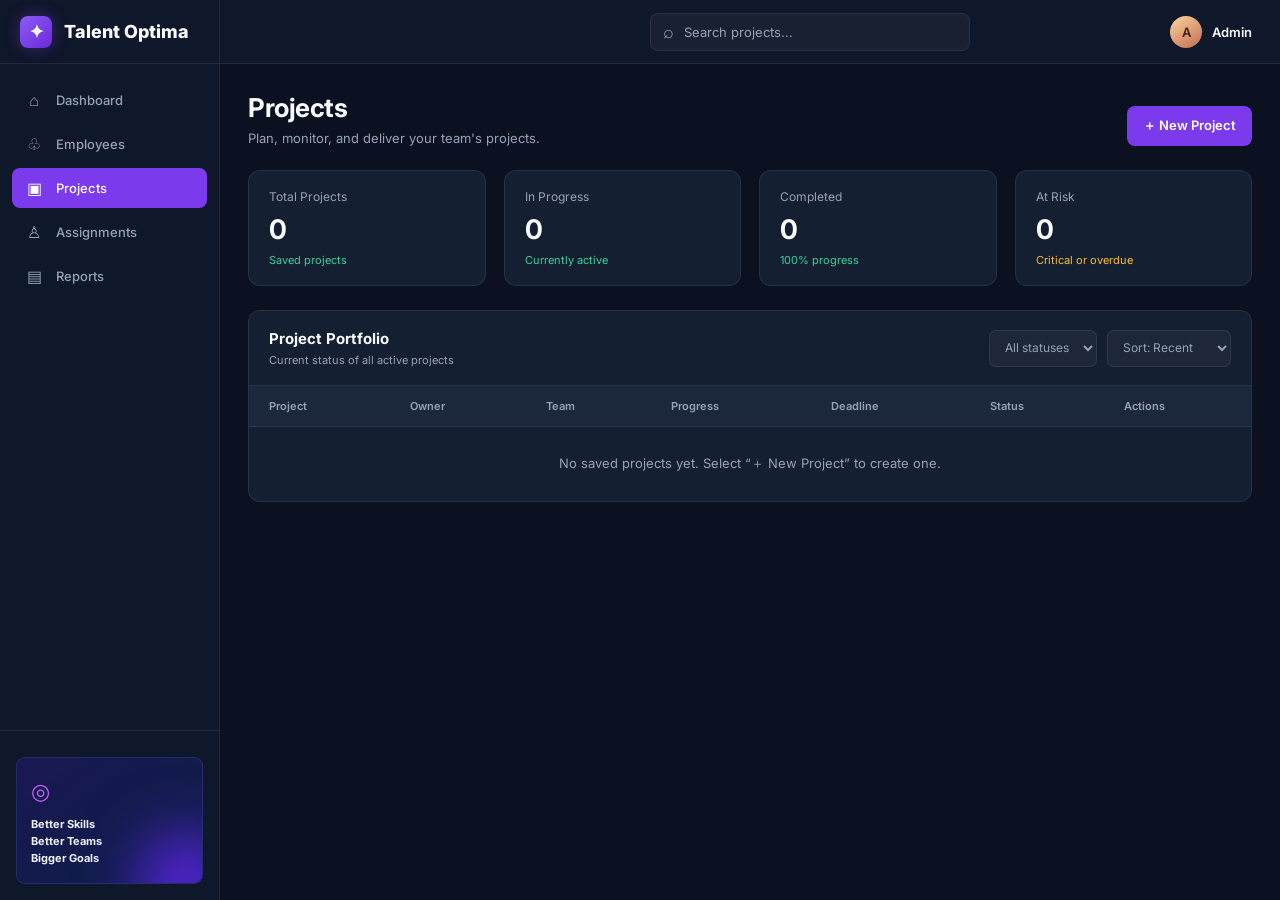
<file: projects.html>
<!DOCTYPE html>
<html lang="en">

<head>
  <meta charset="UTF-8">
  <meta name="viewport" content="width=device-width, initial-scale=1.0">
  <title>SkillAssign - Projects</title>
  <link rel="preconnect" href="https://fonts.googleapis.com">
  <link rel="preconnect" href="https://fonts.gstatic.com" crossorigin>
  <link href="https://fonts.googleapis.com/css2?family=Inter:wght@400;500;600;700;800&display=swap" rel="stylesheet">
  <link rel="stylesheet" href="module-pages.css">
  <style>
    .project-modal, .project-details {
      position: fixed;
      inset: 0;
      z-index: 20;
      display: grid;
      place-items: center;
      padding: 20px;
      background: rgba(3, 7, 18, .76);
      backdrop-filter: blur(5px);
    }
    .project-modal[hidden], .project-details[hidden] { display: none; }
    .project-dialog {
      width: min(760px, 100%);
      max-height: min(90vh, 900px);
      overflow-y: auto;
      padding: 24px;
      border: 1px solid var(--border);
      border-radius: 12px;
      background: var(--card);
      box-shadow: 0 24px 80px rgba(0, 0, 0, .45);
    }
    .project-dialog.small { width: min(600px, 100%); }
    .dialog-heading { display: flex; align-items: flex-start; justify-content: space-between; gap: 16px; margin-bottom: 20px; }
    .dialog-heading h2 { font-size: 19px; }
    .dialog-heading p { margin-top: 6px; color: var(--muted); font-size: 12px; }
    .dialog-close { color: var(--muted); background: transparent; font-size: 23px; line-height: 1; }
    .project-form { display: grid; grid-template-columns: repeat(2, minmax(0, 1fr)); gap: 16px; }
    .project-field { min-width: 0; display: flex; flex-direction: column; gap: 7px; }
    .project-field.full { grid-column: 1 / -1; }
    .project-field label { color: var(--muted); font-size: 12px; font-weight: 600; }
    .project-field input, .project-field select, .project-field textarea {
      width: 100%;
      min-height: 40px;
      padding: 10px 11px;
      border: 1px solid var(--border);
      border-radius: 8px;
      outline: 0;
      color: var(--text);
      background: #111a2b;
      font-size: 13px;
      caret-color: auto;
    }
    .project-field input:focus, .project-field select:focus, .project-field textarea:focus { border-color: var(--purple); }
    .project-field input[readonly] { color: var(--cyan); }
    .project-field select option { color: var(--text); background: var(--card); }
    .project-field textarea { min-height: 90px; resize: vertical; }
    .skill-picker { display: grid; grid-template-columns: repeat(4, minmax(0, 1fr)); gap: 8px; padding: 11px; border: 1px solid var(--border); border-radius: 8px; }
    .skill-option { display: flex; align-items: center; gap: 6px; color: #e2e8f0; font-size: 11px; }
    .skill-option input { width: auto; min-height: auto; accent-color: var(--purple); }
    .form-error { min-height: 15px; color: var(--red); font-size: 11px; }
    .form-actions { grid-column: 1 / -1; display: flex; justify-content: flex-end; gap: 10px; padding-top: 4px; }
    .secondary-btn, .row-action {
      padding: 9px 13px;
      border: 1px solid var(--border);
      border-radius: 8px;
      color: var(--muted);
      background: transparent;
      font-size: 12px;
      font-weight: 600;
    }
    .secondary-btn:hover, .row-action:hover { color: var(--text); background: rgba(255,255,255,.05); }
    .row-actions { display: flex; flex-wrap: wrap; gap: 6px; }
    .row-action { padding: 6px 8px; font-size: 10px; }
    .row-action.delete { color: var(--red); }
    .project-name-link { padding: 0; color: var(--text); background: transparent; text-align: left; font: inherit; font-weight: 600; }
    .project-name-link:hover { color: var(--cyan); }
    .team-list { display: grid; gap: 8px; }
    .team-member { padding: 9px 10px; border: 1px solid var(--border); border-radius: 8px; background: rgba(255,255,255,.025); }
    .team-member strong { display: block; font-size: 12px; }
    .team-member span { display: block; margin-top: 4px; color: var(--muted); font-size: 11px; }
    .detail-grid { display: grid; grid-template-columns: repeat(2, minmax(0, 1fr)); gap: 15px; }
    .detail-item { min-width: 0; }
    .detail-label { color: var(--muted); font-size: 11px; }
    .detail-value { margin-top: 5px; overflow-wrap: anywhere; font-size: 13px; }
    .detail-description { white-space: pre-wrap; line-height: 1.5; }
    .detail-controls { display: grid; grid-template-columns: 1fr 1fr; gap: 14px; margin-top: 20px; padding-top: 18px; border-top: 1px solid var(--border); }
    .detail-controls input[type="range"] { width: 100%; accent-color: var(--purple); }
    .notification {
      position: fixed;
      right: 24px;
      bottom: 24px;
      z-index: 30;
      max-width: min(400px, calc(100vw - 32px));
      padding: 13px 16px;
      border: 1px solid rgba(52,211,153,.3);
      border-radius: 9px;
      color: var(--green);
      background: var(--card);
      box-shadow: 0 12px 35px rgba(0,0,0,.3);
      font-size: 13px;
    }
    .notification.error { color: var(--red); border-color: rgba(248,113,113,.35); }
    @media (max-width: 650px) {
      .project-dialog { padding: 18px; }
      .project-form { grid-template-columns: 1fr; gap: 13px; }
      .project-field.full, .form-actions { grid-column: auto; }
      .skill-picker { grid-template-columns: repeat(2, minmax(0, 1fr)); }
      .detail-grid, .detail-controls { grid-template-columns: 1fr; }
      .filters { flex-wrap: wrap; }
    }
  </style>
</head>

<body>
  <div class="app">
    <aside class="sidebar">
      <div class="brand">
        <div class="brand-logo">✦</div><span>Talent Optima</span>
      </div>
      <nav class="nav">
        <button class="nav-item" data-page="Dashboard"><span
            class="nav-icon">⌂</span><span>Dashboard</span></button><button class="nav-item" data-page="Employees"><span
            class="nav-icon">♧</span><span>Employees</span></button><button class="nav-item active"
          data-page="Projects"><span class="nav-icon">▣</span><span>Projects</span></button><button class="nav-item"
          data-page="Assignments"><span class="nav-icon">♙</span><span>Assignments</span></button><button
          class="nav-item" data-page="Reports"><span class="nav-icon">▤</span><span>Reports</span></button>
      </nav>
      <div class="sidebar-bottom">
        <div class="goal-card">
          <div class="goal-icon">◎</div>
          <strong>Better Skills<br>Better Teams<br>Bigger Goals</strong>
          <div class="goal-glow"></div>
        </div>
      </div>
    </aside>
    <main class="main">
      <header class="topbar">
        <div class="search-box"><span>⌕</span><input id="searchInput" type="search" placeholder="Search projects...">
        </div>
        <div class="admin">
          <div class="avatar">A</div><span>Admin</span>
        </div>
      </header>
      <div class="content">
        <div class="page-heading">
          <div>
            <h1>Projects</h1>
            <p>Plan, monitor, and deliver your team's projects.</p>
          </div><button class="primary-btn" id="addProject">＋ New Project</button>
        </div>
        <section class="stats-grid">
          <div class="stat-card">
            <div class="stat-label">Total Projects</div>
            <div class="stat-value" id="totalProjects">0</div>
            <div class="stat-note">Saved projects</div>
          </div>
          <div class="stat-card">
            <div class="stat-label">In Progress</div>
            <div class="stat-value" id="inProgressProjects">0</div>
            <div class="stat-note">Currently active</div>
          </div>
          <div class="stat-card">
            <div class="stat-label">Completed</div>
            <div class="stat-value" id="completedProjects">0</div>
            <div class="stat-note">100% progress</div>
          </div>
          <div class="stat-card">
            <div class="stat-label">At Risk</div>
            <div class="stat-value" id="atRiskProjects">0</div>
            <div class="stat-note" style="color:var(--orange)">Critical or overdue</div>
          </div>
        </section>
        <section class="panel">
          <div class="panel-heading">
            <div>
              <h2>Project Portfolio</h2>
              <p>Current status of all active projects</p>
            </div>
            <div class="filters"><select class="filter" id="statusFilter">
                <option>All statuses</option>
                <option>In Progress</option>
                <option>Planning</option>
                <option>On Hold</option>
              </select><select class="filter" id="sortFilter">
                <option>Sort: Recent</option>
                <option>Sort: Deadline</option>
              </select></div>
          </div>
          <div class="table-wrap">
            <table>
              <thead>
                <tr>
                  <th>Project</th>
                  <th>Owner</th>
                  <th>Team</th>
                  <th>Progress</th>
                  <th>Deadline</th>
                  <th>Status</th>
                  <th>Actions</th>
                </tr>
              </thead>
              <tbody id="projectRows"></tbody>
            </table>
          </div>
        </section>
      </div>
    </main>
  </div>
  <div class="project-modal" id="projectModal" hidden>
    <section class="project-dialog" role="dialog" aria-modal="true" aria-labelledby="projectModalTitle">
      <div class="dialog-heading">
        <div><h2 id="projectModalTitle">New project</h2><p>Capture the details your team needs to get started.</p></div>
        <button class="dialog-close" type="button" data-close-modal aria-label="Close dialog">×</button>
      </div>
      <form class="project-form" id="projectForm" novalidate>
        <div class="project-field">
          <label for="projectId">Project ID</label>
          <input id="projectId" name="id" readonly>
        </div>
        <div class="project-field">
          <label for="projectName">Project name <span aria-hidden="true">*</span></label>
          <input id="projectName" name="name" maxlength="100" required placeholder="e.g. Customer Portal">
          <span class="form-error" id="nameError"></span>
        </div>
        <div class="project-field">
          <label for="projectClient">Client / Company name</label>
          <input id="projectClient" name="client" maxlength="100" placeholder="Company or client">
        </div>
        <div class="project-field">
          <label for="projectOwner">Project owner</label>
          <select id="projectOwner" name="owner"><option value="">No owner selected</option></select>
        </div>
        <div class="project-field">
          <label for="projectLeader">Project leader <span aria-hidden="true">*</span></label>
          <select id="projectLeader" name="projectLeaderId" required><option value="">Select a project leader</option></select>
          <span class="form-error" id="leaderError"></span>
        </div>
        <div class="project-field full">
          <label for="projectDescription">Project description</label>
          <textarea id="projectDescription" name="description" maxlength="2000" placeholder="What are the goals and deliverables?"></textarea>
        </div>
        <div class="project-field full">
          <label>Required skills</label>
          <div class="skill-picker" id="skillPicker"></div>
        </div>
        <div class="project-field">
          <label for="projectStartDate">Start date</label>
          <input id="projectStartDate" name="startDate" type="date">
          <span class="form-error" id="dateError"></span>
        </div>
        <div class="project-field">
          <label for="projectDeadline">Deadline</label>
          <input id="projectDeadline" name="deadline" type="date">
        </div>
        <div class="project-field">
          <label for="projectPriority">Priority</label>
          <select id="projectPriority" name="priority">
            <option>Low</option><option selected>Medium</option><option>High</option><option>Critical</option>
          </select>
        </div>
        <div class="project-field">
          <label for="projectStatus">Project status</label>
          <select id="projectStatus" name="status">
            <option>Planning</option><option>In Progress</option><option>On Hold</option>
          </select>
        </div>
        <div class="form-actions">
          <button class="secondary-btn" type="button" data-close-modal>Cancel</button>
          <button class="primary-btn" type="submit" id="saveProjectButton">Save Project</button>
        </div>
      </form>
    </section>
  </div>
  <div class="project-details" id="detailsModal" hidden>
    <section class="project-dialog small" role="dialog" aria-modal="true" aria-labelledby="detailsTitle">
      <div class="dialog-heading">
        <div><h2 id="detailsTitle">Project details</h2><p id="detailsSubtitle"></p></div>
        <button class="dialog-close" type="button" data-close-details aria-label="Close dialog">×</button>
      </div>
      <div id="detailsContent"></div>
    </section>
  </div>
  <div class="notification" id="notification" role="status" hidden></div>
  <script src="navigation.js"></script>
  <script src="employee-data.js"></script>
  <script>
    (() => {
      const storageKey = "skillAssignProjects";
      const assignmentKey = "skillAssignAssignments";
      const skills = ["HTML", "CSS", "JavaScript", "Java", "Python", "React", "MySQL", "TypeScript", "Node.js", "C#", "AWS", "Docker"];
      const projectRows = document.getElementById("projectRows");
      const projectForm = document.getElementById("projectForm");
      const projectModal = document.getElementById("projectModal");
      const detailsModal = document.getElementById("detailsModal");
      const notification = document.getElementById("notification");
      let projects = [];
      let notificationTimer;

      function escapeHtml(value) {
        return String(value ?? "").replace(/[&<>"']/g, character => ({
          "&": "&amp;", "<": "&lt;", ">": "&gt;", '"': "&quot;", "'": "&#39;"
        })[character]);
      }

      function readRecords(key) {
        const saved = localStorage.getItem(key);
        if (saved === null) return [];
        const records = JSON.parse(saved);
        if (!Array.isArray(records)) throw new Error(`Saved ${key === storageKey ? "project" : "assignment"} data is invalid.`);
        if (key === storageKey && records.some(record => !record || typeof record.id !== "string" || typeof record.name !== "string")) {
          throw new Error("Saved project data is invalid.");
        }
        if (key === assignmentKey && records.some(record => !record || typeof record !== "object")) {
          throw new Error("Saved assignment data is invalid.");
        }
        return records;
      }

      function saveProjects(records = projects) {
        localStorage.setItem(storageKey, JSON.stringify(records));
      }

      function getAssignments() {
        return readRecords(assignmentKey);
      }

      function assignedTo(project) {
        const members = getAssignments().filter(assignment =>
          assignment.status === "Active" &&
          (assignment.projectId === project.id || assignment.project === project.name || assignment.projectName === project.name)
        );
        return [...new Map(members.map((assignment, index) => [
          assignment.employeeId || assignment.employeeName || assignment.employee || `assignment-${index}`,
          assignment
        ])).values()];
      }

      function formatDate(value) {
        if (!value) return "—";
        const date = new Date(`${value}T00:00:00`);
        return Number.isNaN(date.getTime()) ? "—" : date.toLocaleDateString(undefined, { year: "numeric", month: "short", day: "numeric" });
      }

      function statusClass(status) {
        return status === "In Progress" ? "blue" : status === "On Hold" ? "orange" : "green";
      }

      function render() {
        const query = document.getElementById("searchInput").value.trim().toLowerCase();
        const status = document.getElementById("statusFilter").value;
        const sort = document.getElementById("sortFilter").value;
        const visibleProjects = projects.filter(project =>
          (status === "All statuses" || project.status === status) &&
          `${project.id} ${project.name} ${project.client} ${project.owner} ${project.projectLeaderName} ${project.description} ${(project.skills || []).join(" ")}`.toLowerCase().includes(query)
        );
        visibleProjects.sort((first, second) => sort === "Sort: Deadline"
          ? (first.deadline || "9999-12-31").localeCompare(second.deadline || "9999-12-31")
          : (second.createdAt || "").localeCompare(first.createdAt || ""));

        projectRows.innerHTML = visibleProjects.length ? visibleProjects.map(project => {
          const teamSize = assignedTo(project).length;
          const progress = Math.max(0, Math.min(100, Number(project.progress) || 0));
          return `<tr>
            <td><button class="project-name-link" type="button" data-action="view" data-id="${escapeHtml(project.id)}">${escapeHtml(project.name)}</button><div class="list-meta">${escapeHtml(project.client || project.id)}</div></td>
            <td>${escapeHtml(project.owner || "—")}</td>
            <td>${teamSize} ${teamSize === 1 ? "member" : "members"}</td>
            <td><div class="progress-cell"><div class="progress"><div class="progress-bar" style="width:${progress}%"></div></div><span class="progress-number">${progress}%</span></div></td>
            <td>${escapeHtml(formatDate(project.deadline))}</td>
            <td><span class="badge ${statusClass(project.status)}">${escapeHtml(project.status)}</span></td>
            <td><div class="row-actions">
              <button class="row-action" type="button" data-action="view" data-id="${escapeHtml(project.id)}">View</button>
              <button class="row-action" type="button" data-action="edit" data-id="${escapeHtml(project.id)}">Edit</button>
              <button class="row-action delete" type="button" data-action="delete" data-id="${escapeHtml(project.id)}">Delete</button>
            </div></td>
          </tr>`;
        }).join("") : `<tr><td colspan="7" style="padding:28px;text-align:center;color:var(--muted)">No saved projects${query || status !== "All statuses" ? " match these filters." : " yet. Select “＋ New Project” to create one."}</td></tr>`;

        document.getElementById("totalProjects").textContent = projects.length;
        document.getElementById("inProgressProjects").textContent = projects.filter(project => project.status === "In Progress").length;
        document.getElementById("completedProjects").textContent = projects.filter(project => Number(project.progress) >= 100).length;
        const today = new Date().toISOString().slice(0, 10);
        document.getElementById("atRiskProjects").textContent = projects.filter(project =>
          project.priority === "Critical" || (project.deadline && project.deadline < today && Number(project.progress) < 100)
        ).length;
      }

      function showNotification(message, isError = false) {
        clearTimeout(notificationTimer);
        notification.textContent = message;
        notification.classList.toggle("error", isError);
        notification.hidden = false;
        notificationTimer = setTimeout(() => { notification.hidden = true; }, 3500);
      }

      function populateOwners(selected = "") {
        const ownerSelect = document.getElementById("projectOwner");
        const employees = SkillAssignEmployeeStore.getAll();
        ownerSelect.innerHTML = '<option value="">No owner selected</option>' +
          employees.map(employee => `<option value="${escapeHtml(employee.name)}">${escapeHtml(employee.name)}${employee.role ? ` · ${escapeHtml(employee.role)}` : ""}</option>`).join("");
        ownerSelect.value = selected;
      }

      function populateProjectLeaders(selectedId = "") {
        const leaderSelect = document.getElementById("projectLeader");
        const employees = SkillAssignEmployeeStore.getAll();
        leaderSelect.innerHTML = '<option value="">Select a project leader</option>' +
          employees.map(employee => `<option value="${escapeHtml(employee.id)}">${escapeHtml(employee.name)} · ${escapeHtml(employee.id)}${employee.role ? ` · ${escapeHtml(employee.role)}` : ""}</option>`).join("");
        leaderSelect.value = selectedId;
      }

      function nextProjectId() {
        const existing = new Set(projects.map(project => project.id));
        let sequence = 1;
        while (existing.has(`PRJ-${String(sequence).padStart(3, "0")}`)) sequence += 1;
        return `PRJ-${String(sequence).padStart(3, "0")}`;
      }

      function openProjectForm(project = null) {
        projectForm.reset();
        document.getElementById("nameError").textContent = "";
        document.getElementById("dateError").textContent = "";
        document.getElementById("leaderError").textContent = "";
        document.getElementById("projectModalTitle").textContent = project ? "Edit project" : "New project";
        document.getElementById("saveProjectButton").textContent = project ? "Save Changes" : "Save Project";
        document.getElementById("projectId").value = project ? project.id : nextProjectId();
        try {
          populateOwners(project?.owner || "");
          populateProjectLeaders(project?.projectLeaderId || "");
        } catch (error) {
          showNotification(`Unable to load project employees: ${error.message}`, true);
          return;
        }
        document.getElementById("projectClient").value = project?.client || "";
        document.getElementById("projectName").value = project?.name || "";
        document.getElementById("projectDescription").value = project?.description || "";
        document.getElementById("projectStartDate").value = project?.startDate || "";
        document.getElementById("projectDeadline").value = project?.deadline || "";
        document.getElementById("projectPriority").value = project?.priority || "Medium";
        document.getElementById("projectStatus").value = project?.status || "Planning";
        document.querySelectorAll("#skillPicker input").forEach(input => { input.checked = (project?.skills || []).includes(input.value); });
        projectModal.hidden = false;
        document.getElementById("projectName").focus();
      }

      function closeProjectForm() {
        projectModal.hidden = true;
      }

      function saveProject(event) {
        event.preventDefault();
        const name = document.getElementById("projectName").value.trim();
        const startDate = document.getElementById("projectStartDate").value;
        const deadline = document.getElementById("projectDeadline").value;
        const leaderId = document.getElementById("projectLeader").value;
        let selectedLeader;
        try {
          selectedLeader = SkillAssignEmployeeStore.getAll().find(employee => employee.id === leaderId);
        } catch (error) {
          showNotification(`Unable to validate project leader: ${error.message}`, true);
          return;
        }
        document.getElementById("nameError").textContent = name ? "" : "Project name is required.";
        const invalidDateRange = startDate && deadline && deadline < startDate;
        document.getElementById("dateError").textContent = invalidDateRange ? "Deadline must be on or after the start date." : "";
        document.getElementById("leaderError").textContent = selectedLeader ? "" : "Select an existing employee as project leader.";
        if (!name || invalidDateRange || !selectedLeader) {
          if (!name) document.getElementById("projectName").focus();
          else if (invalidDateRange) document.getElementById("projectDeadline").focus();
          else document.getElementById("projectLeader").focus();
          return;
        }

        const id = document.getElementById("projectId").value;
        const existingIndex = projects.findIndex(project => project.id === id);
        const previous = existingIndex >= 0 ? projects[existingIndex] : null;
        const leader = selectedLeader;
        const record = {
          id,
          name,
          client: document.getElementById("projectClient").value.trim(),
          owner: document.getElementById("projectOwner").value,
          projectLeaderId: leader?.id || "",
          projectLeaderName: leader?.name || "",
          description: document.getElementById("projectDescription").value.trim(),
          skills: [...document.querySelectorAll("#skillPicker input:checked")].map(input => input.value),
          startDate,
          deadline,
          priority: document.getElementById("projectPriority").value,
          status: document.getElementById("projectStatus").value,
          progress: previous ? Number(previous.progress) || 0 : 0,
          createdAt: previous?.createdAt || new Date().toISOString(),
          updatedAt: new Date().toISOString()
        };
        try {
          const updatedProjects = [...projects];
          if (existingIndex >= 0) updatedProjects[existingIndex] = record;
          else updatedProjects.push(record);
          saveProjects(updatedProjects);
          projects = updatedProjects;
          render();
          closeProjectForm();
          showNotification(previous ? "Project updated successfully." : `${record.id} created successfully.`);
        } catch (error) {
          showNotification(`Unable to save project: ${error.message}`, true);
        }
      }

      function showDetails(id) {
        const project = projects.find(item => item.id === id);
        if (!project) return;
        const team = assignedTo(project);
        const employeesById = new Map(SkillAssignEmployeeStore.getAll().map(employee => [employee.id, employee]));
        const teamDetails = team.map(assignment => {
          const employee = employeesById.get(assignment.employeeId);
          const name = employee?.name || assignment.employeeName || assignment.employee || assignment.name || "Employee";
          const employeeId = employee?.id || assignment.employeeId || "ID unavailable";
          const role = employee?.role || "Role unavailable";
          return `<div class="team-member"><strong>${escapeHtml(name)} · ${escapeHtml(employeeId)}</strong><span>${escapeHtml(role)} · ${escapeHtml(assignment.allocation ?? "—")}% allocation</span></div>`;
        }).join("");
        const leader = employeesById.get(project.projectLeaderId);
        const projectLeaderName = leader?.name || project.projectLeaderName || "No project leader selected";
        const projectLeaderId = leader?.id || project.projectLeaderId;
        document.getElementById("detailsTitle").textContent = project.name;
        document.getElementById("detailsSubtitle").textContent = project.id;
        document.getElementById("detailsContent").innerHTML = `
          <div class="detail-grid">
            <div class="detail-item"><div class="detail-label">Client / Company</div><div class="detail-value">${escapeHtml(project.client || "—")}</div></div>
            <div class="detail-item"><div class="detail-label">Project owner</div><div class="detail-value">${escapeHtml(project.owner || "—")}</div></div>
            <div class="detail-item"><div class="detail-label">Project leader</div><div class="detail-value">${escapeHtml(projectLeaderId ? `${projectLeaderName} (${projectLeaderId})` : projectLeaderName)}</div></div>
            <div class="detail-item"><div class="detail-label">Start date</div><div class="detail-value">${escapeHtml(formatDate(project.startDate))}</div></div>
            <div class="detail-item"><div class="detail-label">Deadline</div><div class="detail-value">${escapeHtml(formatDate(project.deadline))}</div></div>
            <div class="detail-item"><div class="detail-label">Priority</div><div class="detail-value">${escapeHtml(project.priority)}</div></div>
            <div class="detail-item"><div class="detail-label">Team members (${team.length})</div><div class="detail-value team-list">${team.length ? teamDetails : "No employees assigned"}</div></div>
            <div class="detail-item"><div class="detail-label">Required skills</div><div class="detail-value">${escapeHtml((project.skills || []).join(", ") || "None specified")}</div></div>
            <div class="detail-item"><div class="detail-label">Description</div><div class="detail-value detail-description">${escapeHtml(project.description || "No description provided.")}</div></div>
          </div>
          <div class="detail-controls">
            <div class="project-field"><label for="detailStatus">Project status</label><select id="detailStatus" class="filter"><option>Planning</option><option>In Progress</option><option>On Hold</option></select></div>
            <div class="project-field"><label for="detailProgress">Progress: <span id="detailProgressValue">${Number(project.progress) || 0}%</span></label><input id="detailProgress" type="range" min="0" max="100" value="${Math.max(0, Math.min(100, Number(project.progress) || 0))}"></div>
          </div>
          <div class="form-actions" style="margin-top:16px">
            <button class="secondary-btn" type="button" data-close-details>Close</button>
            <button class="primary-btn" type="button" data-save-details="${escapeHtml(id)}">Save Status &amp; Progress</button>
          </div>`;
        document.getElementById("detailStatus").value = project.status;
        const progressInput = document.getElementById("detailProgress");
        progressInput.addEventListener("input", () => { document.getElementById("detailProgressValue").textContent = `${progressInput.value}%`; });
        detailsModal.hidden = false;
      }

      function saveDetails(id) {
        const project = projects.find(item => item.id === id);
        if (!project) return;
        const updatedProjects = projects.map(item => item.id === id ? {
          ...item,
          status: document.getElementById("detailStatus").value,
          progress: Number(document.getElementById("detailProgress").value),
          updatedAt: new Date().toISOString()
        } : item);
        try {
          saveProjects(updatedProjects);
          projects = updatedProjects;
          detailsModal.hidden = true;
          render();
          showNotification("Project status and progress updated.");
        } catch (error) {
          showNotification(`Unable to update project: ${error.message}`, true);
        }
      }

      skills.forEach(skill => {
        const label = document.createElement("label");
        label.className = "skill-option";
        label.innerHTML = `<input type="checkbox" value="${escapeHtml(skill)}"><span>${escapeHtml(skill)}</span>`;
        document.getElementById("skillPicker").append(label);
      });

      document.getElementById("addProject").addEventListener("click", () => openProjectForm());
      projectForm.addEventListener("submit", saveProject);
      document.querySelectorAll("[data-close-modal]").forEach(button => button.addEventListener("click", closeProjectForm));
      document.querySelectorAll("[data-close-details]").forEach(button => button.addEventListener("click", () => { detailsModal.hidden = true; }));
      projectModal.addEventListener("click", event => { if (event.target === projectModal) closeProjectForm(); });
      detailsModal.addEventListener("click", event => { if (event.target === detailsModal) detailsModal.hidden = true; });
      document.addEventListener("keydown", event => {
        if (event.key === "Escape") { closeProjectForm(); detailsModal.hidden = true; }
      });
      projectRows.addEventListener("click", event => {
        const button = event.target.closest("[data-action]");
        if (!button) return;
        const { action, id } = button.dataset;
        const project = projects.find(item => item.id === id);
        if (!project) return;
        if (action === "view") showDetails(id);
        if (action === "edit") openProjectForm(project);
        if (action === "delete" && window.confirm(`Delete “${project.name}” (${project.id}) and its assignments? This cannot be undone.`)) {
          const updatedProjects = projects.filter(item => item.id !== id);
          const previousProjects = localStorage.getItem(storageKey);
          const previousAssignments = localStorage.getItem(assignmentKey);
          const previousEmployees = localStorage.getItem("skillAssignEmployees");
          try {
            const assignments = readRecords(assignmentKey).filter(assignment =>
              assignment.projectId !== id && assignment.project !== project.name && assignment.projectName !== project.name
            );
            saveProjects(updatedProjects);
            localStorage.setItem(assignmentKey, JSON.stringify(assignments));
            SkillAssignEmployeeStore.syncWorkloads(assignments);
            projects = updatedProjects;
            render();
            showNotification("Project and related assignments deleted.");
          } catch (error) {
            try {
              if (previousProjects === null) localStorage.removeItem(storageKey);
              else localStorage.setItem(storageKey, previousProjects);
              if (previousAssignments === null) localStorage.removeItem(assignmentKey);
              else localStorage.setItem(assignmentKey, previousAssignments);
              if (previousEmployees === null) localStorage.removeItem("skillAssignEmployees");
              else localStorage.setItem("skillAssignEmployees", previousEmployees);
            } catch (restoreError) {
              showNotification(`Project deletion failed and storage could not be fully restored: ${restoreError.message}`, true);
              return;
            }
            showNotification(`Unable to delete project: ${error.message}`, true);
          }
        }
      });
      document.getElementById("detailsContent").addEventListener("click", event => {
        const button = event.target.closest("[data-save-details]");
        if (button) saveDetails(button.dataset.saveDetails);
      });
      document.getElementById("searchInput").addEventListener("input", render);
      document.getElementById("statusFilter").addEventListener("change", render);
      document.getElementById("sortFilter").addEventListener("change", render);
      window.addEventListener("storage", event => {
        if (event.key === storageKey || event.key === assignmentKey) {
          try {
            if (event.key === storageKey) projects = readRecords(storageKey);
            render();
          } catch (error) {
            showNotification(`Unable to refresh project data: ${error.message}`, true);
          }
        }
      });

      try {
        projects = readRecords(storageKey);
        render();
      } catch (error) {
        showNotification(`Unable to load projects: ${error.message}`, true);
        projectRows.innerHTML = `<tr><td colspan="7" style="padding:28px;color:var(--red)">Project data could not be loaded.</td></tr>`;
      }
    })();
  </script>
</body>

</html>
</file>
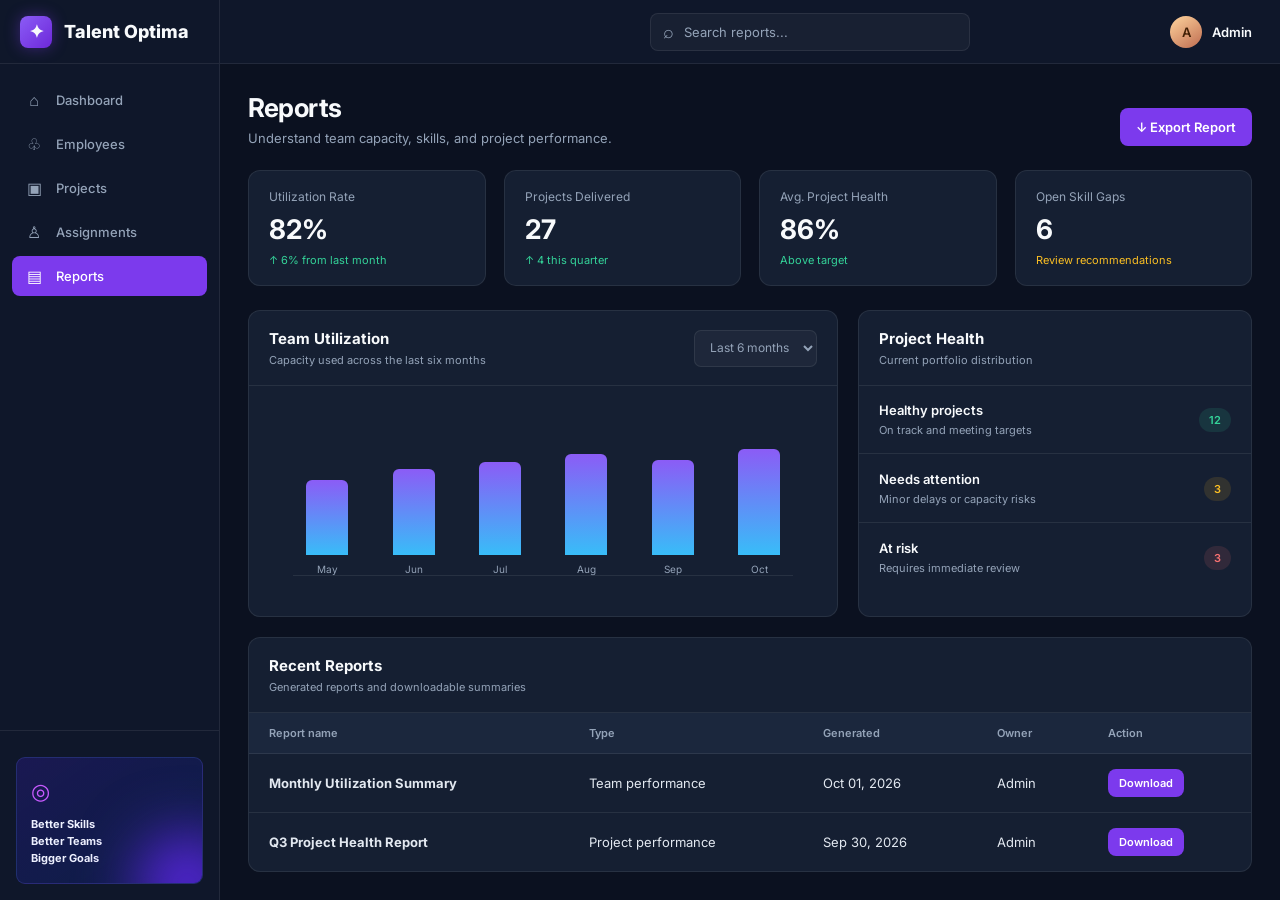
<file: reports.html>
<!DOCTYPE html>
<html lang="en">
<head>
  <meta charset="UTF-8"><meta name="viewport" content="width=device-width, initial-scale=1.0">
  <title>SkillAssign - Reports</title><link rel="preconnect" href="https://fonts.googleapis.com"><link rel="preconnect" href="https://fonts.gstatic.com" crossorigin><link href="https://fonts.googleapis.com/css2?family=Inter:wght@400;500;600;700;800&display=swap" rel="stylesheet"><link rel="stylesheet" href="module-pages.css">
</head>
<body><div class="app"><aside class="sidebar"><div class="brand"><div class="brand-logo">✦</div><span>Talent Optima</span></div><nav class="nav">
  <button class="nav-item" data-page="Dashboard"><span class="nav-icon">⌂</span><span>Dashboard</span></button><button class="nav-item" data-page="Employees"><span class="nav-icon">♧</span><span>Employees</span></button><button class="nav-item" data-page="Projects"><span class="nav-icon">▣</span><span>Projects</span></button><button class="nav-item" data-page="Assignments"><span class="nav-icon">♙</span><span>Assignments</span></button><button class="nav-item active" data-page="Reports"><span class="nav-icon">▤</span><span>Reports</span></button>
</nav><div class="sidebar-bottom"><div class="goal-card"><div class="goal-icon">◎</div><strong>Better Skills<br>Better Teams<br>Bigger Goals</strong><div class="goal-glow"></div></div></div></aside><main class="main"><header class="topbar"><div class="search-box"><span>⌕</span><input id="searchInput" type="search" placeholder="Search reports..."></div><div class="admin"><div class="avatar">A</div><span>Admin</span></div></header><div class="content">
  <div class="page-heading"><div><h1>Reports</h1><p>Understand team capacity, skills, and project performance.</p></div><button class="primary-btn" id="exportReport">↓ Export Report</button></div>
  <section class="stats-grid"><div class="stat-card"><div class="stat-label">Utilization Rate</div><div class="stat-value">82%</div><div class="stat-note">↑ 6% from last month</div></div><div class="stat-card"><div class="stat-label">Projects Delivered</div><div class="stat-value">27</div><div class="stat-note">↑ 4 this quarter</div></div><div class="stat-card"><div class="stat-label">Avg. Project Health</div><div class="stat-value">86%</div><div class="stat-note">Above target</div></div><div class="stat-card"><div class="stat-label">Open Skill Gaps</div><div class="stat-value">6</div><div class="stat-note" style="color:var(--orange)">Review recommendations</div></div></section>
  <div class="two-column"><section class="panel"><div class="panel-heading"><div><h2>Team Utilization</h2><p>Capacity used across the last six months</p></div><select class="filter"><option>Last 6 months</option><option>This year</option></select></div><div class="empty-chart"><div class="chart"><div class="chart-column"><div class="chart-bar" style="height:58%"></div><span class="chart-label">May</span></div><div class="chart-column"><div class="chart-bar" style="height:67%"></div><span class="chart-label">Jun</span></div><div class="chart-column"><div class="chart-bar" style="height:72%"></div><span class="chart-label">Jul</span></div><div class="chart-column"><div class="chart-bar" style="height:78%"></div><span class="chart-label">Aug</span></div><div class="chart-column"><div class="chart-bar" style="height:74%"></div><span class="chart-label">Sep</span></div><div class="chart-column"><div class="chart-bar" style="height:82%"></div><span class="chart-label">Oct</span></div></div></div></section><section class="panel"><div class="panel-heading"><div><h2>Project Health</h2><p>Current portfolio distribution</p></div></div><div class="list"><div class="list-item"><div><div class="list-title">Healthy projects</div><div class="list-meta">On track and meeting targets</div></div><span class="badge green">12</span></div><div class="list-item"><div><div class="list-title">Needs attention</div><div class="list-meta">Minor delays or capacity risks</div></div><span class="badge orange">3</span></div><div class="list-item"><div><div class="list-title">At risk</div><div class="list-meta">Requires immediate review</div></div><span class="badge red">3</span></div></div></section></div>
  <section class="panel" style="margin-top:20px"><div class="panel-heading"><div><h2>Recent Reports</h2><p>Generated reports and downloadable summaries</p></div></div><div class="table-wrap"><table><thead><tr><th>Report name</th><th>Type</th><th>Generated</th><th>Owner</th><th>Action</th></tr></thead><tbody><tr><td><strong>Monthly Utilization Summary</strong></td><td>Team performance</td><td>Oct 01, 2026</td><td>Admin</td><td><button class="primary-btn" style="padding:7px 11px;font-size:11px">Download</button></td></tr><tr><td><strong>Q3 Project Health Report</strong></td><td>Project performance</td><td>Sep 30, 2026</td><td>Admin</td><td><button class="primary-btn" style="padding:7px 11px;font-size:11px">Download</button></td></tr></tbody></table></div></section>
</div></main></div><script src="navigation.js"></script><script>document.getElementById("exportReport").addEventListener("click", () => alert("Your report is being prepared for export."));</script></body>
</html>
</file>
<file: module-pages.css>
* { box-sizing: border-box; margin: 0; padding: 0; }
:root {
  --bg: #0b1120;
  --sidebar: #0f172a;
  --card: #151f32;
  --header: #1b273d;
  --border: rgba(255,255,255,.08);
  --text: #f8fafc;
  --muted: #94a3b8;
  --purple: #7c3aed;
  --cyan: #38bdf8;
  --green: #34d399;
  --orange: #fbbf24;
  --red: #f87171;
}
body { min-height: 100vh; background: var(--bg); color: var(--text); font-family: "Inter", Arial, sans-serif; caret-color: transparent; }
button, input, select { font: inherit; }
button { border: 0; cursor: pointer; }
.app { min-height: 100vh; }
.sidebar { width: 220px; min-height: 100vh; position: fixed; inset: 0 auto 0 0; z-index: 2; display: flex; flex-direction: column; background: var(--sidebar); border-right: 1px solid var(--border); }
.brand { height: 64px; display: flex; align-items: center; gap: 12px; padding: 0 20px; border-bottom: 1px solid var(--border); font-size: 18px; font-weight: 800; }
.brand-logo { width: 32px; height: 32px; display: grid; place-items: center; border-radius: 8px; background: linear-gradient(135deg,#8b5cf6,#6d28d9); box-shadow: 0 0 15px rgba(124,58,237,.4); }

.nav { display: flex; flex-direction: column; gap: 4px; padding: 16px 12px; }
.nav-item { width: 100%; height: 40px; display: flex; align-items: center; gap: 12px; padding: 0 12px; border-radius: 8px; color: var(--muted); background: transparent; text-align: left; font-size: 13px; font-weight: 500; transition: .2s; }
.nav-item:hover { color: var(--text); background: rgba(255,255,255,.05); }
.nav-item.active { color: #fff; background: var(--purple); }
.nav-icon { width: 20px; text-align: center; font-size: 16px; }
.sidebar-bottom { margin-top: auto; padding: 16px; border-top: 1px solid var(--border); }
.goal-card { position: relative; min-height: 125px; margin-top: 10px; padding: 16px 14px; overflow: hidden; border: 1px solid rgba(100,111,255,.22); border-radius: 9px; background: linear-gradient(145deg,rgba(28,25,89,.85),rgba(12,30,72,.95)); color: #eef1ff; font-size: 11px; line-height: 1.55; }
.goal-icon { color: #c85aff; font-size: 22px; margin-bottom: 8px; }
.goal-glow { position: absolute; width: 100px; height: 100px; right: -35px; bottom: -50px; border-radius: 50%; background: #5725dc; filter: blur(30px); }
.main { width: calc(100% - 220px); min-height: 100vh; margin-left: 220px; }
.topbar { height: 64px; display: flex; align-items: center; justify-content: space-between; padding: 0 28px; background: var(--sidebar); border-bottom: 1px solid var(--border); }
.search-box { width: 320px; height: 38px; display: flex; align-items: center; gap: 10px;  margin-left: 40%; padding: 0 12px; border: 1px solid var(--border); border-radius: 8px; background: rgba(255,255,255,.04); }
.search-box span { color: var(--muted); font-size: 18px; }
.search-box input { width: 100%; border: 0; outline: 0; color: var(--text); background: transparent; caret-color: auto; font-size: 13px; }
.search-box input::placeholder { color: var(--muted); }
.admin { display: flex; align-items: center; gap: 10px; color: var(--text); font-size: 13px; font-weight: 600; }
.avatar { width: 32px; height: 32px; display: grid; place-items: center; border-radius: 50%; color: #422006; background: linear-gradient(145deg,#ffd59e,#bf6c50); }
.content { width: 100%; max-width: 1400px; margin: 0 auto; padding: 28px; }
.page-heading { display: flex; align-items: end; justify-content: space-between; gap: 20px; margin-bottom: 24px; }
.page-heading h1 { font-size: 26px; letter-spacing: -.5px; }
.page-heading p { margin-top: 7px; color: var(--muted); font-size: 13px; }
.primary-btn { padding: 11px 16px; border-radius: 8px; color: #fff; background: var(--purple); font-size: 13px; font-weight: 600; }
.primary-btn:hover { background: #8b5cf6; }
.stats-grid { display: grid; grid-template-columns: repeat(4,1fr); gap: 18px; margin-bottom: 24px; }
.stat-card, .panel { border: 1px solid var(--border); border-radius: 12px; background: var(--card); }
.stat-card { padding: 18px 20px; }
.stat-label { color: var(--muted); font-size: 12px; }
.stat-value { margin-top: 9px; font-size: 27px; font-weight: 700; }
.stat-note { margin-top: 7px; color: var(--green); font-size: 11px; }
.panel { overflow: hidden; }
.panel-heading { display: flex; align-items: center; justify-content: space-between; gap: 15px; padding: 18px 20px; border-bottom: 1px solid var(--border); }
.panel-heading h2 { font-size: 15px; }
.panel-heading p { margin-top: 5px; color: var(--muted); font-size: 11px; }
.table-wrap { overflow-x: auto; }
table { width: 100%; border-collapse: collapse; text-align: left; font-size: 13px; }
th { padding: 13px 20px; color: var(--muted); background: var(--header); border-bottom: 1px solid var(--border); font-size: 11px; font-weight: 600; }
td { padding: 15px 20px; color: #e2e8f0; border-bottom: 1px solid var(--border); }
tbody tr:last-child td { border-bottom: 0; }
tbody tr:hover { background: rgba(255,255,255,.025); }
.badge { display: inline-flex; padding: 5px 10px; border-radius: 20px; font-size: 11px; font-weight: 600; }
.badge.green { color: var(--green); background: rgba(52,211,153,.12); }
.badge.blue { color: var(--cyan); background: rgba(56,189,248,.12); }
.badge.orange { color: var(--orange); background: rgba(251,191,36,.12); }
.badge.red { color: var(--red); background: rgba(248,113,113,.12); }
.skill-tags { display: flex; flex-wrap: wrap; gap: 5px; }
.skill-tag { padding: 4px 8px; border: 1px solid rgba(56,189,248,.25); border-radius: 14px; color: var(--cyan); background: rgba(56,189,248,.1); font-size: 10px; }
.progress { width: 120px; height: 7px; overflow: hidden; border-radius: 10px; background: #26344c; }
.progress-bar { height: 100%; border-radius: inherit; background: linear-gradient(90deg,#8b5cf6,#38bdf8); }
.progress-cell { display: flex; align-items: center; gap: 10px; }
.progress-number { color: var(--muted); font-size: 11px; }
.filters { display: flex; align-items: center; gap: 10px; }
.filter { padding: 9px 11px; border: 1px solid var(--border); border-radius: 7px; outline: 0; color: var(--muted); background: rgba(255,255,255,.04); font-size: 12px; }
.two-column { display: grid; grid-template-columns: 1.5fr 1fr; gap: 20px; }
.list { display: grid; gap: 1px; }
.list-item { display: flex; align-items: center; justify-content: space-between; gap: 15px; padding: 16px 20px; border-bottom: 1px solid var(--border); }
.list-item:last-child { border-bottom: 0; }
.list-title { font-size: 13px; font-weight: 600; }
.list-meta { margin-top: 5px; color: var(--muted); font-size: 11px; }
.empty-chart { min-height: 230px; display: grid; place-items: center; color: var(--muted); font-size: 13px; }
.chart { width: 85%; display: flex; align-items: end; justify-content: space-around; gap: 18px; height: 150px; padding-top: 20px; border-bottom: 1px solid var(--border); }
.chart-column { height: 100%; display: flex; flex: 1; align-items: center; flex-direction: column; justify-content: end; gap: 8px; }
.chart-bar { width: 100%; max-width: 42px; min-height: 12px; border-radius: 6px 6px 0 0; background: linear-gradient(180deg, #8b5cf6, #38bdf8); }
.chart-label { color: var(--muted); font-size: 10px; }
@media (max-width: 900px) { .stats-grid { grid-template-columns: repeat(2,1fr); } .two-column { grid-template-columns: 1fr; } }
@media (max-width: 650px) { .sidebar { width: 70px; } .brand { justify-content: center; padding: 0; } .brand span, .nav-item span:not(.nav-icon) { display: none; } .nav-item { justify-content: center; padding: 0; } .sidebar-bottom { display: none; } .main { width: calc(100% - 70px); margin-left: 70px; } .topbar { padding: 0 14px; } .search-box { width: 180px; } .content { padding: 20px 14px; } .page-heading { align-items: start; flex-direction: column; } .stats-grid { grid-template-columns: 1fr; } }
</file>
